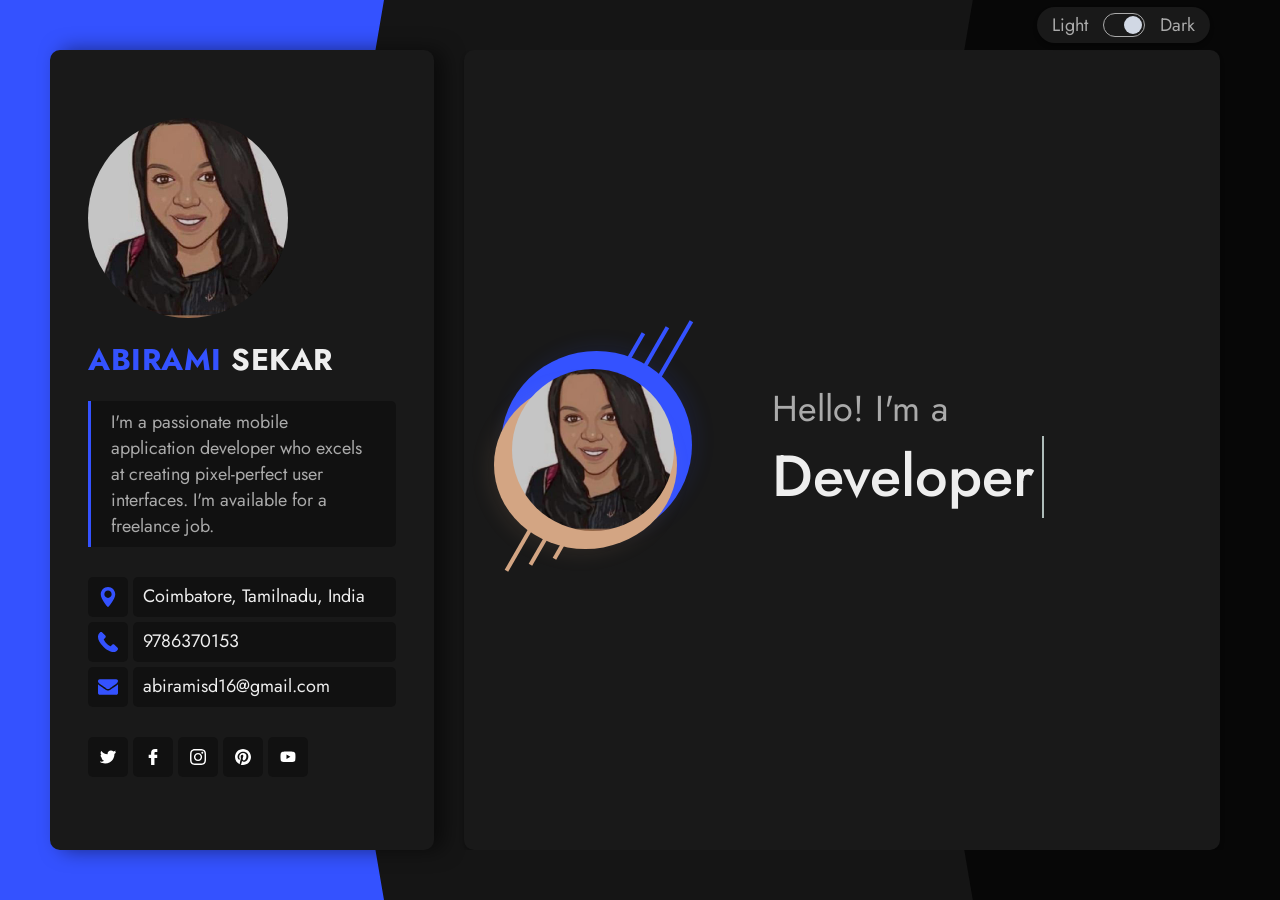
<file: Assignments/ABIRAMI TM1/index.html>
<!DOCTYPE html>
<html lang="en">

<head>

	<meta http-equiv="Content-Type" content="text/html; charset=utf-8" />

	<meta name="description" content="Deebo">
	<meta name="author" content="Frenify">

	<meta name="viewport" content="width=device-width, initial-scale=1, maximum-scale=1">

	<title>Welcome to Abirami's page</title>

	<link rel="preconnect" href="https://fonts.googleapis.com" />
	<link rel="preconnect" href="https://fonts.gstatic.com" crossorigin />
	<link
		href="https://fonts.googleapis.com/css2?family=Jost:ital,wght@0,100;0,200;0,300;0,400;0,500;0,600;0,700;0,800;0,900;1,100;1,200;1,300;1,400;1,500;1,600;1,700;1,800;1,900&display=swap"
		rel="stylesheet" />

	<!-- Styles -->
	<link type="text/css" rel="stylesheet" href="css/base.css?ver=4" />
	<link type="text/css" rel="stylesheet" href="css/magnific.css?ver=4" />
	<link type="text/css" rel="stylesheet" href="css/animated-headlines.css?ver=4" />
	<link type="text/css" rel="stylesheet" href="css/style.css?ver=4" />

</head>

<body>

	<div class="deebo_fn_main">

		<div class="deebo_fn_switcher_wrap">
			<label>
				<span class="light">Light</span>
				<span class="checkbox_wrap">
					<input type="checkbox" id="skin_switcher" checked>
					<span class="slider round"></span>
				</span>
				<span class="dark">Dark</span>
			</label>
		</div>


		<!-- Overlay -->
		<div class="right_bar_overlay"></div>
		<div class="deebo_fn_modalbox">
			<a class="extra_closer" href="#"></a>
			<div class="box_inner">
				<a class="closer" href="#"><span></span></a>
				<div class="modal_content">

					<div class="modal_in">
					</div>

					<div class="fn__nav" data-from="" data-index="">
						<a href="#" class="prev">
							<span class="text">Prev</span>
							<span class="arrow_wrapper"><span class="arrow"></span></span>
						</a>
						<a href="#" class="next">
							<span class="text">Next</span>
							<span class="arrow_wrapper"><span class="arrow"></span></span>
						</a>
					</div>
				</div>
			</div>
		</div>
		<div class="right_bar_overlay"></div>
		<div class="deebo_fn_modalbox">
			<a class="extra_closer" href="#"></a>
			<div class="box_inner">
				<a class="closer" href="#"><span></span></a>
				<div class="modal_content">

					<div class="modal_in"></div>

					<div class="fn__nav" data-from="" data-index="">
						<a href="#" class="prev">
							<span class="text">Prev</span>
							<span class="arrow_wrapper"><span class="arrow"></span></span>
						</a>
						<a href="#" class="next">
							<span class="text">Next</span>
							<span class="arrow_wrapper"><span class="arrow"></span></span>
						</a>
					</div>
				</div>
			</div>
		</div>
		<div class="deebo_fn_cv">
			<div class="deebo_fn__cv">

				<!-- CV Background -->
				<div class="cv__bg"></div>
				<div class="cv__bg2"></div>

				<!-- CV Left Side -->
				<div class="cv__header">
					<div class="in">
						<div class="avatar">
							<img src="img/header/1.jpeg" alt="">
						</div>
						<h3><span>Abirami</span> Sekar</h3>
						<p class="quote">I'm a passionate mobile application developer who excels at creating pixel-perfect
							user interfaces. I'm available for a freelance job.</p>
						<ul class="contact_info">
							<li>
								<span class="icon"><img src="svg/location.svg" alt="" class="fn__svg"></span>
								<p>Coimbatore, Tamilnadu, India</p>
							</li>
							<li>
								<span class="icon"><img src="svg/call.svg" alt="" class="fn__svg"></span>
								<p>9786370153</p>
							</li>
							<li>
								<span class="icon"><img src="svg/message.svg" alt="" class="fn__svg"></span>
								<p>abiramisd16@gmail.com</p>
							</li>
						</ul>
						<ul class="social">
							<li>
								<a href="#" target="_blank" title="twitter.com">
									<img class="fn__svg" src="svg/twitter.svg" alt="twitter.com" />
								</a>
							</li>
							<li>
								<a href="#" target="_blank" title="facebook.com">
									<img class="fn__svg" src="svg/facebook-logo.svg" alt="facebook.com" />
								</a>
							</li>
							<li>
								<a href="#" target="_blank" title="instagram.com">
									<img class="fn__svg" src="svg/instagram.svg" alt="instagram.com" />
								</a>
							</li>
							<li>
								<a href="#" target="_blank" title="printerest.com">
									<img class="fn__svg" src="svg/pinterest.svg" alt="printerest.com" />
								</a>
							</li>
							<li>
								<a href="#" target="_blank" title="youtube.com">
									<img class="fn__svg" src="svg/youtube.svg" alt="youtube.com" />
								</a>
							</li>
						</ul>
					</div>
				</div>
				<div class="cv__content">

					<section id="hero-header" class="section_header">
						<div class="content">
							<div class="left_hero_header">
								<div class="circle">
									<div class="bg_img" data-bg-img="img/header/1.jpeg"></div>
									<img src="img/thumb/square.jpg" alt="" />
									<div class="circle_holder_blue"><span></span></div>
									<div class="circle_holder_orange"><span></span></div>
									<div class="lines">
										<span></span>
										<span></span>
										<span></span>
									</div>
								</div>
							</div>
							<div class="right_hero_header">
								<div class="my_self">
									<h4>Hello! I'm a</h4>
									<h2>
										
										<span class="cd-headline clip">
											<span class="cd-words-wrapper">
												<b class="is-visible">Developer</b>
												<b>Freelancer</b>
											</span>
										</span>
									</h2>
								</div>
							</div>
						</div>
					</section>
					<section id="cv_biography">
						<div class="section_title">
							<h3>Biography</h3>
						</div>
						<p>I'm a Freelancer flutter Developer with over 1 year of experience. I'm from Coimbatore, Tamilnadu. I code and
							create applications for amazing people around the world. I like work
							with new people. New people are new experiences.</p>
						<div class="fn_cs_info_items">
							<ul>
								<li>
									<p>Name: <span>Abirami</span></p>
								</li>
								<li>
									<p>Birthday: <span>Sept, 16 2001</span></p>
								</li>
								<li>
									<p>Languages: <span>English, Tamil</span></p>
								</li>
								<li>
									<p>Age: <span>21 Years</span></p>
								</li>
								<li>
									<p>Nationality: <span>Indian</span></p>
								</li>
								<li>
									<p>Address: <span>Coimbatore, Tamilnadu</span></p>
								</li>
								<li>
									<p>Telegram: <span>Available</span></p>
								</li>
								<li>
									<p>Phone: <span><a href="tel:9786370153">9786370153</a></span></p>
								</li>
								<li>
									<p>Email: <span><a href="mailto:abiramisd16@gmail.com">abiramisd16@gmail.com</a></span>
									</p>
								</li>
							</ul>
						</div>
					</section>
					<section id="cv_education">
						<div class="section_title">
							<h3>Education</h3>
						</div>
						<div class="fn_cs_boxed_list">
							<ul>
								<li>
									<div class="item">
										<div class="item_top">
											<h5>Anna University Regional Campus Coimbatore</h5>
											<span>( 2019 — 2023 )</span>
										</div>
										<h3>Computer Science and Engineering</h3>
										<p>Doing final year of CSE and got good result upto 5th semester with 8.9 CGPA</p>
									</div>
								</li>
								<li>
									<div class="item">
										<div class="item_top">
											<h5>RGNMHS School</h5>
											<span>( 2017 — 2019 )</span>
										</div>
										<h3>Higher Secondary</h3>
										<p>Completed higher secondary with 88.3%</p>
									</div>
								</li>
							</ul>
						</div>
					</section>				

					<!-- CV: Skills Section -->
					<section id="cv_skills">
						<div class="section_title">
							<h3>Professionality</h3>
						</div>
						<div class="fn_cs_progress_bar">
							<div class="progress_item" data-value="85">
								<div class="item_in">
									<h3 class="progress_title">Flutter</h3>
									<span class="progress_percent"></span>
									<div class="progress_bg"></div>
								</div>
							</div>

							<div class="progress_item" data-value="85">
								<div class="item_in">
									<h3 class="progress_title">Dart</h3>
									<span class="progress_percent"></span>
									<div class="progress_bg"></div>
								</div>
							</div>

							<div class="progress_item" data-value="95">
								<div class="item_in">
									<h3 class="progress_title">HTML &amp; CSS3</h3>
									<span class="progress_percent"></span>
									<div class="progress_bg"></div>
								</div>
							</div>

							<div class="progress_item" data-value="90">
								<div class="item_in">
									<h3 class="progress_title">Javascript</h3>
									<span class="progress_percent"></span>
									<div class="progress_bg"></div>
								</div>
							</div>

							<div class="progress_item" data-value="80">
								<div class="item_in">
									<h3 class="progress_title">Git/Github</h3>
									<span class="progress_percent"></span>
									<div class="progress_bg"></div>
								</div>
							</div>

						</div>
					</section>

				

					<section id="contact" class="section_contact">
						<div class="section_title">
							<h3>Contact Me</h3>
						</div>
						<form class="contact_form" action="/" method="post" autocomplete="off"
							data-email="frenifyteam@gmail.com">
							<div class="success"
								data-success="Your message has been received, we will contact you soon."></div>
							<div class="empty_notice"><span>Please Fill Required Fields!</span></div>
							<!-- -->

							<div class="items_wrap">
								<div class="items">
									<div class="item half">
										<div class="input_wrapper">
											<input id="name" type="text" placeholder="Name *" />
										</div>
									</div>
									<div class="item half">
										<div class="input_wrapper">
											<input id="email" type="email" placeholder="Email *" />
										</div>
									</div>
									<div class="item">
										<div class="input_wrapper">
											<input id="phone" type="text" placeholder="Phone" />
										</div>
									</div>
									<div class="item">
										<div class="input_wrapper">
											<textarea id="message" placeholder="Message"></textarea>
										</div>
									</div>
									<div class="item">
										<a id="send_message" href="#">Send Message</a>
									</div>
								</div>
							</div>
						</form>
					</section>


				</div>
				

			</div>
			
		</div>




	</div>

	<!-- Scripts -->
	<script type="text/javascript" src="js/jquery.js?ver=4"></script>
	<script type="text/javascript" src="js/isotope.js"></script>
	<script type="text/javascript" src="js/magnific.js"></script>
	<script type="text/javascript" src="js/animated-headlines.js?ver=4"></script>
	<script type="text/javascript" src="js/waypoints.js?ver=4"></script>
	<script type="text/javascript" src="js/init.js?ver=4"></script>

</body>

</html>
</file>
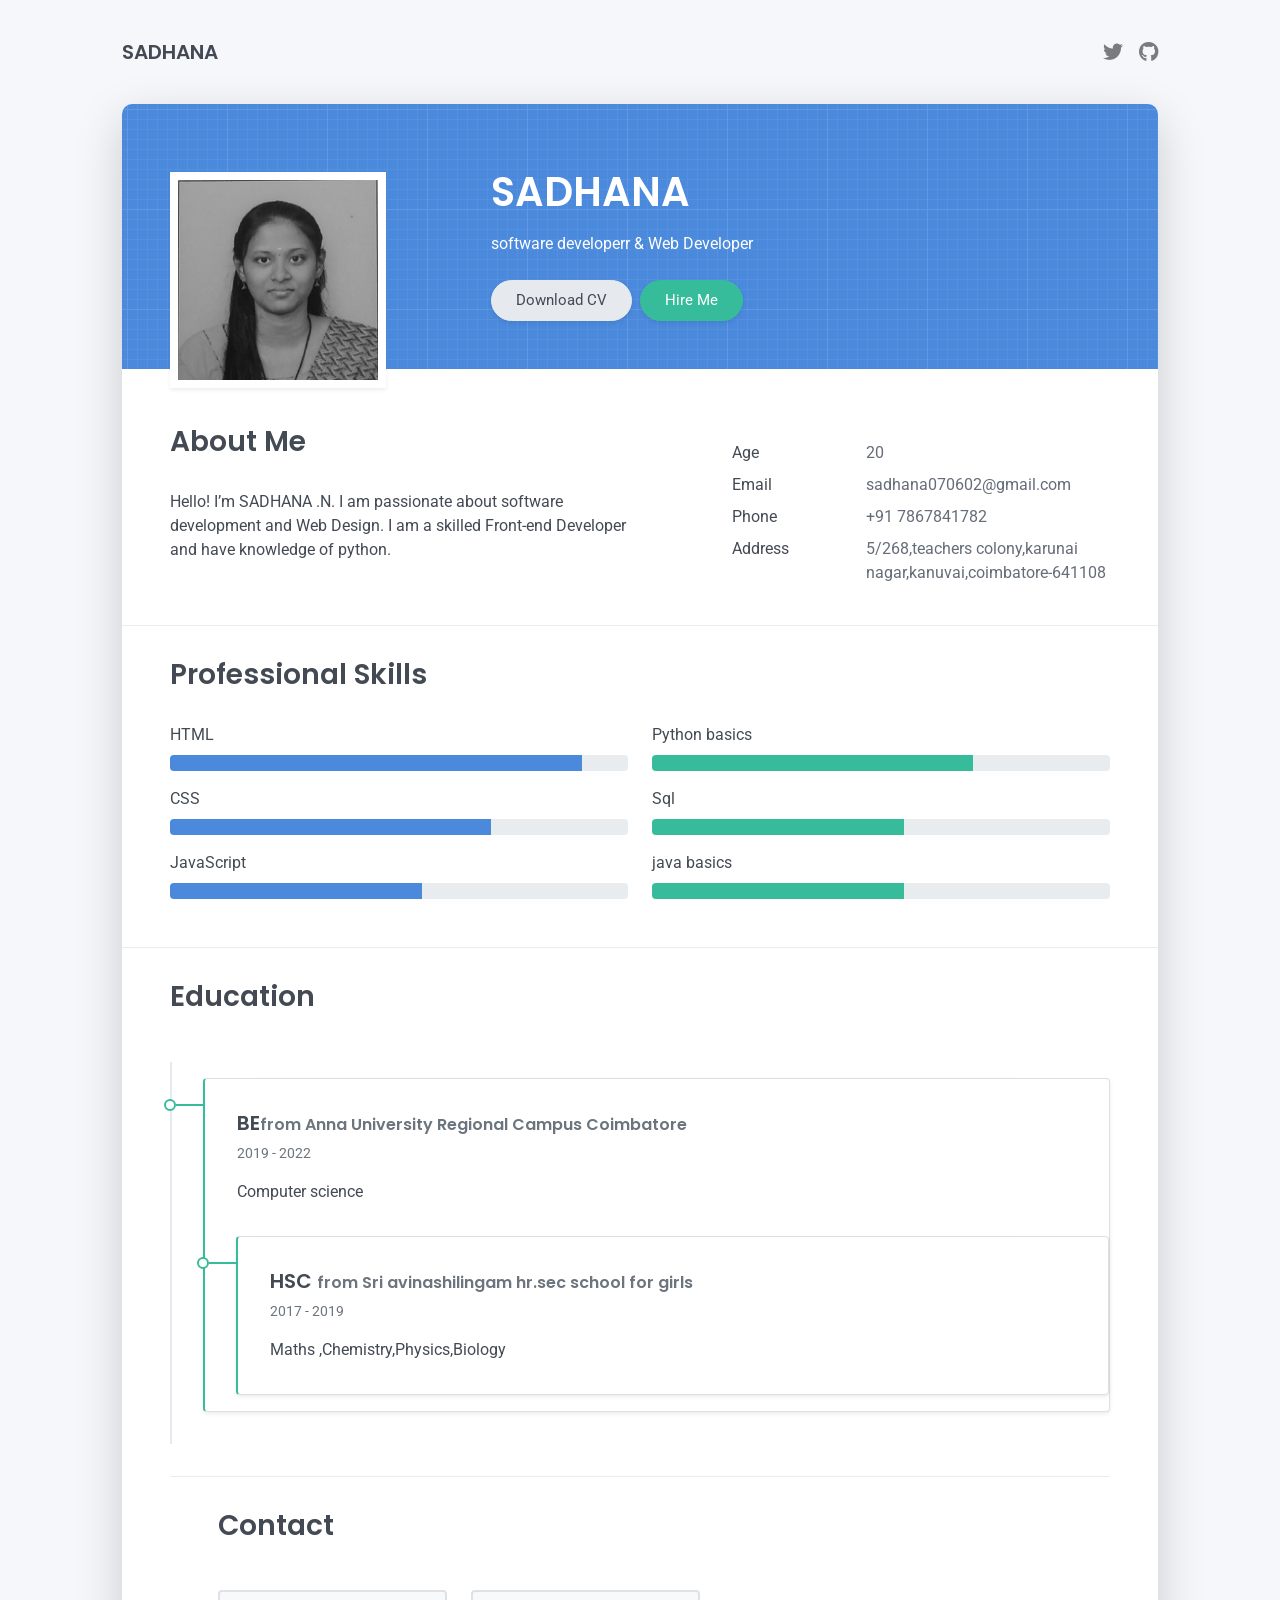
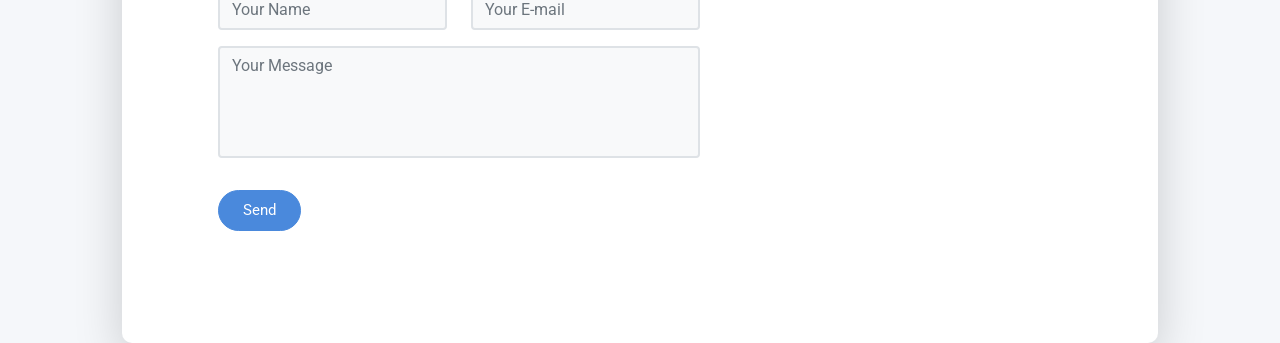
<file: Assignments/SADHANA TM3/INDEX.html>
﻿<!DOCTYPE html>
<html lang="en">
  <head>
    <meta charset="UTF-8">
    <meta http-equiv="X-UA-Compatible" content="IE=edge">
    <meta name="viewport" content="width=device-width, initial-scale=1">
    <title>SADHANA RESUME</title>
    <link rel="preconnect" href="https://fonts.gstatic.com" crossorigin="crossorigin"/>
    <link rel="preload" as="style" href="https://fonts.googleapis.com/css2?family=Poppins:wght@600&amp;family=Roboto:wght@300;400;500;700&amp;display=swap"/>
    <link rel="stylesheet" href="https://fonts.googleapis.com/css2?family=Poppins:wght@600&amp;family=Roboto:wght@300;400;500;700&amp;display=swap" media="print" onload="this.media='all'"/>
    <noscript>
      <link rel="stylesheet" href="https://fonts.googleapis.com/css2?family=Poppins:wght@600&amp;family=Roboto:wght@300;400;500;700&amp;display=swap"/>
    </noscript>
    <link href="css/font-awesome/css/all.min.css?ver=1.2.0" rel="stylesheet">
    <link href="css/bootstrap.min.css?ver=1.2.0" rel="stylesheet">
    <link href="css/aos.css?ver=1.2.0" rel="stylesheet">
    <link href="css/main.css?ver=1.2.0" rel="stylesheet">
    <noscript>
      <style type="text/css">
        [data-aos] {
            opacity: 1 !important;
            transform: translate(0) scale(1) !important;
        }
      </style>
    </noscript>
  </head>
  <body id="top">
    <header class="d-print-none">
      <div class="container text-center text-lg-left">
        <div class="py-3 clearfix">
          <h1 class="site-title mb-0">SADHANA</h1>
          <div class="site-nav">
            <nav role="navigation">
              <ul class="nav justify-content-center">
                <li class="nav-item"><a class="nav-link" href="https://twitter.com/sadhana070602?t=0VmSuHx5HeoHSp7XvoLjng&s=08" title="Twitter"><i class="fab fa-twitter"></i><span class="menu-title sr-only">Twitter</span></a>
                </li>
                
                
                <li class="nav-item"><a class="nav-link" href="https://github.com/sadhana7602" title="Github"><i class="fab fa-github"></i><span class="menu-title sr-only">Github</span></a>
                </li>
              </ul>
            </nav>
          </div>
        </div>
      </div>
    </header>
    <div class="page-content">
      <div class="container">
<div class="cover shadow-lg bg-white">
  <div class="cover-bg p-3 p-lg-4 text-white">
    <div class="row">
      <div class="col-lg-4 col-md-5">
        <div class="avatar hover-effect bg-white shadow-sm p-1"><img src="images/avatar.jpg" width="200" height="200"/></div>
      </div>
      <div class="col-lg-8 col-md-7 text-center text-md-start">
        <h2 class="h1 mt-2" data-aos="fade-left" data-aos-delay="0">SADHANA</h2>
        <p data-aos="fade-left" data-aos-delay="100">software developerr & Web Developer</p>
        <div class="d-print-none" data-aos="fade-left" data-aos-delay="200"><a class="btn btn-light text-dark shadow-sm mt-1 me-1" href="right-resume.pdf" target="_blank">Download CV</a><a class="btn btn-success shadow-sm mt-1" href="#contact">Hire Me</a></div>
      </div>
    </div>
  </div>
  <div class="about-section pt-4 px-3 px-lg-4 mt-1">
    <div class="row">
      <div class="col-md-6">
        <h2 class="h3 mb-3">About Me</h2>
        <p>Hello! I’m  SADHANA .N. I am passionate about software development and Web Design. I am a skilled Front-end Developer and have knowledge of python. </p>
      </div>
      <div class="col-md-5 offset-md-1">
        <div class="row mt-2">
          <div class="col-sm-4">
            <div class="pb-1">Age</div>
          </div>
          <div class="col-sm-8">
            <div class="pb-1 text-secondary">20</div>
          </div>
          <div class="col-sm-4">
            <div class="pb-1">Email</div>
          </div>
          <div class="col-sm-8">
            <div class="pb-1 text-secondary">sadhana070602@gmail.com</div>
          </div>
          <div class="col-sm-4">
            <div class="pb-1">Phone</div>
          </div>
          <div class="col-sm-8">
            <div class="pb-1 text-secondary">+91 7867841782</div>
          </div>
          <div class="col-sm-4">
            <div class="pb-1">Address</div>
          </div>
          <div class="col-sm-8">
            <div class="pb-1 text-secondary">5/268,teachers colony,karunai nagar,kanuvai,coimbatore-641108 </div>
          </div>
        </div>
      </div>
    </div>
  </div>
  <hr class="d-print-none"/>
  <div class="skills-section px-3 px-lg-4">
    <h2 class="h3 mb-3">Professional Skills</h2>
    <div class="row">
      <div class="col-md-6">
        <div class="mb-2"><span>HTML</span>
          <div class="progress my-1">
            <div class="progress-bar bg-primary" role="progressbar" data-aos="zoom-in-right" data-aos-delay="100" data-aos-anchor=".skills-section" style="width: 90%" aria-valuenow="90" aria-valuemin="0" aria-valuemax="100"></div>
          </div>
        </div>
        <div class="mb-2"><span>CSS</span>
          <div class="progress my-1">
            <div class="progress-bar bg-primary" role="progressbar" data-aos="zoom-in-right" data-aos-delay="200" data-aos-anchor=".skills-section" style="width: 70%" aria-valuenow="85" aria-valuemin="0" aria-valuemax="100"></div>
          </div>
        </div>
        <div class="mb-2"><span>JavaScript</span>
          <div class="progress my-1">
            <div class="progress-bar bg-primary" role="progressbar" data-aos="zoom-in-right" data-aos-delay="300" data-aos-anchor=".skills-section" style="width: 55%" aria-valuenow="75" aria-valuemin="0" aria-valuemax="100"></div>
          </div>
        </div>
      </div>
      <div class="col-md-6">
        <div class="mb-2"><span>Python basics</span>
          <div class="progress my-1">
            <div class="progress-bar bg-success" role="progressbar" data-aos="zoom-in-right" data-aos-delay="400" data-aos-anchor=".skills-section" style="width: 70%" aria-valuenow="90" aria-valuemin="0" aria-valuemax="100"></div>
          </div>
        </div>
        <div class="mb-2"><span>Sql</span>
          <div class="progress my-1">
            <div class="progress-bar bg-success" role="progressbar" data-aos="zoom-in-right" data-aos-delay="500" data-aos-anchor=".skills-section" style="width: 55%" aria-valuenow="85" aria-valuemin="0" aria-valuemax="100"></div>
          </div>
        </div>
        <div class="mb-2"><span>java basics</span>
          <div class="progress my-1">
            <div class="progress-bar bg-success" role="progressbar" data-aos="zoom-in-right" data-aos-delay="600" data-aos-anchor=".skills-section" style="width: 55%" aria-valuenow="75" aria-valuemin="0" aria-valuemax="100"></div>
          </div>
        </div>
      </div>
    </div>
  </div>

  <hr class="d-print-none"/>
  <div class="page-break"></div>
  <div class="education-section px-3 px-lg-4 pb-4">
    <h2 class="h3 mb-4">Education</h2>
    <div class="timeline">
      <div class="timeline-card timeline-card-success card shadow-sm">
        <div class="card-body">
          <div class="h5 mb-1">BE<span class="text-muted h6">from Anna University Regional Campus Coimbatore</span></div>
          <div class="text-muted text-small mb-2">2019 - 2022</div>
          <div>Computer science  </div>
      </div>
      <div class="timeline-card timeline-card-success card shadow-sm">
        <div class="card-body">
          <div class="h5 mb-1">HSC <span class="text-muted h6">from Sri avinashilingam hr.sec school for girls</span></div>
          <div class="text-muted text-small mb-2">2017 - 2019</div>
          <div>Maths ,Chemistry,Physics,Biology</div>
      </div>
      
      </div>
    </div>
  </div>
  <hr class="d-print-none"/>
  <div class="contant-section px-3 px-lg-4 pb-4" id="contact">
    <h2 class="h3 text mb-3">Contact</h2>
    <div class="row">
      <div class="col-md-7 d-print-none">
        <div class="my-2"><form action="https://formspree.io/your@email.com"
    method="POST">
  <div class="row">
    <div class="col-6">
      <input class="form-control" type="text" id="name" name="name" placeholder="Your Name" required>
    </div>
    <div class="col-6">
      <input class="form-control" type="email" id="email" name="_replyto" placeholder="Your E-mail" required>
    </div>
  </div>
  <div class="form-group my-2">
    <textarea class="form-control" style="resize: none;" id="message" name="message" rows="4"  placeholder="Your Message" required></textarea>
  </div>
  <button class="btn btn-primary mt-2" type="submit">Send</button>
</form>
        
      
        </div>
      </div>
    </div>
  </div>
</div></div>
    </div>

    <script src="scripts/bootstrap.bundle.min.js?ver=1.2.0"></script>
    <script src="scripts/aos.js?ver=1.2.0"></script>
    <script src="scripts/main.js?ver=1.2.0"></script>
  </body>
</html>
</file>
<file: Assignments/ABIRAMI TM1/css/base.css>
html,body,div,span,applet,object,iframe,h1,h2,h3,h4,h5,h6,p,blockquote,pre,a,abbr,acronym,address,big,cite,code,del,dfn,em,font,ins,kbd,q,s,samp,small,strike,strong,sub,sup,tt,var,b,u,i,center,dl,dt,dd,ol,ul,li,fieldset,form,label,legend,table,caption,tbody,tfoot,thead,tr,th,td
	{
	background: transparent;
	border: 0;
	margin: 0;
	padding: 0;
	vertical-align: baseline;
	outline: none;
}

article, aside, details, figcaption, figure, footer, header, hgroup, nav, section {
    display: block;
}

blockquote {
	quotes: none;
}

blockquote:before,blockquote:after {
	content: '';
	content: none;
}
ul, ol{
	margin:30px;
	list-style-type: none;
}
ul li, ol li{
	margin-bottom:5px;
}
img{
	vertical-align:middle;
	max-width:100%;
}
iframe{
	max-width:100%;
}
del {
	text-decoration: line-through;
}
a, i{
	-webkit-transition: all .3s ease;
	   -moz-transition: all .3s ease;
	    -ms-transition: all .3s ease;
	     -o-transition: all .3s ease;
	        transition: all .3s ease;
	border:none;
}
a:hover{text-decoration:none;}

h1, h2, h3, h4, h5, h6{
	font-weight:700;
	color:#0b0a0c;
	margin-bottom:20px;
}
h1 { font-size: 45px; }
h2 { font-size: 36px; }
h3 { font-size: 30px; }
h4 { font-size: 24px; }
h5 { font-size: 20px; }
h6 { font-size: 16px; }

table{
	width:100%;
	max-width:100%;
	text-align:left;
	border-collapse: collapse;
	border-spacing: 0px;
	margin-bottom:15px;
	color:#999;
	border:1px solid #eee;
}
table tr{
	border:1px solid #eee;
}
table th{
	vertical-align:top;
	color:#333;
	background:none;
	font-size:16px;
	font-weight:normal;
	padding:15px 10px;
	border:1px solid #eee;
}
table td{
	vertical-align:top;
	padding:10px;
	border:1px solid #eee;
}

code, pre {
	padding: 10px;
	padding-bottom: 0;
	border-left: 3px solid #6FBF71;
	border-bottom: 1px solid transparent;
	background: #f7f7f7;
	overflow-x:scroll;
}

pre{
	display: block;	
	word-break: break-all;
	word-wrap: break-word;
}
pre code { white-space: pre-wrap; }

p{
	letter-spacing:1px;
}


.space10{width:100%; float:left; clear:both; margin-bottom:10px;}
.space20{width:100%; float:left; clear:both; margin-bottom:20px;}
.space30{width:100%; float:left; clear:both; margin-bottom:30px;}
.space40{width:100%; float:left; clear:both; margin-bottom:40px;}
.space50{width:100%; float:left; clear:both; margin-bottom:50px;}
.space60{width:100%; float:left; clear:both; margin-bottom:60px;}
.space70{width:100%; float:left; clear:both; margin-bottom:70px;}
.space80{width:100%; float:left; clear:both; margin-bottom:80px;}
.space90{width:100%; float:left; clear:both; margin-bottom:90px;}
.space100{width:100%; float:left; clear:both; margin-bottom:100px;}
.space200{width:100%; float:left; clear:both; margin-bottom:200px;}
.space300{width:100%; float:left; clear:both; margin-bottom:300px;}
.space400{width:100%; float:left; clear:both; margin-bottom:400px;}
.space500{width:100%; float:left; clear:both; margin-bottom:500px;}
.space1000{width:100%; float:left; clear:both; margin-bottom:1000px;}


/*------------------------------------------------------------------*/ 
/*	x) FORM ELEMENTS
/*------------------------------------------------------------------*/
textarea{
	border-radius:0;
	font-size:13px;
	color:#333;
	resize:vertical;
	font-family:'Raleway', Arial, Helvetica, sans-serif;
	
	-webkit-box-sizing: border-box; /* Safari/Chrome, other WebKit */
	-moz-box-sizing: border-box;    /* Firefox, other Gecko */
	-ms-box-sizing: border-box;     /* IE 10 + */
	box-sizing: border-box;         /* Opera/IE 8+ */
	
	line-height:1.4;
	padding:10px!important;
	width:100%;
	border:1px solid #eee;
	
	-webkit-transition: all .3s ease;
	   -moz-transition: all .3s ease;
	    -ms-transition: all .3s ease;
	     -o-transition: all .3s ease;
	        transition: all .3s ease;
}
input[type="text"],
input[type="password"],
input[type="datetime"],
input[type="datetime-local"],
input[type="date"],
input[type="month"],
input[type="time"],
input[type="week"],
input[type="number"],
input[type="email"],
input[type="url"],
input[type="search"],
input[type="tel"],
input[type="color"],
.uneditable-input {
	border-radius:0;
	font-size:13px;
	min-width:220px;
	color:#333;
	letter-spacing:0.5px;
	
	-webkit-box-sizing: border-box; /* Safari/Chrome, other WebKit */
	-moz-box-sizing: border-box;    /* Firefox, other Gecko */
	-ms-box-sizing: border-box;     /* IE 10 + */
	box-sizing: border-box;         /* Opera/IE 8+ */
	
	font-family:'Raleway', Arial, Helvetica, sans-serif;
	
	line-height:1.6;
	padding:10px!important;
	height:44px;
	vertical-align:middle;
	border:1px solid #eee;
	
	-webkit-transition: all .3s ease;
	   -moz-transition: all .3s ease;
	    -ms-transition: all .3s ease;
	     -o-transition: all .3s ease;
	        transition: all .3s ease;
	
}

textarea:focus,
input[type="text"]:focus,
input[type="password"]:focus,
input[type="datetime"]:focus,
input[type="datetime-local"]:focus,
input[type="date"]:focus,
input[type="month"]:focus,
input[type="time"]:focus,
input[type="week"]:focus,
input[type="number"]:focus,
input[type="email"]:focus,
input[type="url"]:focus,
input[type="search"]:focus,
input[type="tel"]:focus,
input[type="color"]:focus,
.uneditable-input:focus {
	border-color:#ccc;
	background:#eee;
}


input[type="submit"]{
	padding: 13px 15px;
	height: 40px;
	line-height: 1;
	text-transform: uppercase;
	font-size: 13px;
	font-weight: 600;
	text-decoration: none;
	letter-spacing: 0.5px;
	border:none;
	cursor:pointer;
	color: #FFF;
	background:#777;
	
	-webkit-transition: all .3s ease;
	   -moz-transition: all .3s ease;
	    -ms-transition: all .3s ease;
	     -o-transition: all .3s ease;
	        transition: all .3s ease;
}
input[type="submit"]:hover{
	background:#444;
}
select{
	padding:8px;
	border:2px solid #eee;
}
input[type="button"]{
	cursor:pointer;
	-webkit-transition: all .3s ease;
	   -moz-transition: all .3s ease;
	    -ms-transition: all .3s ease;
	     -o-transition: all .3s ease;
	        transition: all .3s ease;
}
</file>
<file: Assignments/ABIRAMI TM1/css/style.css>
@charset "utf-8";
:root{
	--mc: #3452ff;
}
html{
	overflow-x: hidden;
	padding: 0px;
	margin: 0px
}
*:after,
*:before,
*{
	box-sizing: border-box;
}
body{
	font-family: 'Jost',sans-serif;
	font-size: 18px;
	letter-spacing: 0;
	font-weight: 400;
	color: #0b0a0c;
	position: relative;
}
[class^="deebo_fn_"]{
	width: 100%;
	float: left;
	clear: both;
}
.deebo_fn_wrapper,
.deebo_fn_wrapper *{
	box-sizing: border-box;
}
.deebo_fn_wrapper{
	position: relative;
	z-index: 2;
}
.fn__svg{
	fill: currentcolor;
	width: 18px;
	height: 18px;
}
p{
	letter-spacing: 0;
}
h1, h2, h3, h4, h5, h6{color: #eee;}
body.resume-opened{
	height: 100vh;
	overflow: hidden;
}
body.resume-opened .deebo_fn_cv{
	opacity: 1;
	visibility: visible;
    transition: all .5s ease;
}
body.resume-opened .deebo_fn__cv{
	opacity: 1;
	visibility: visible;
	transform: translateY(0px);
}
body.resume-opened .deebo_fn_cv .closer{
	transform: translateX(0px);
	transition: transform .5s 1s ease;
}
.deebo_fn_cv{
	position: fixed;
	top: 0px;
	left: 0px;
	right: 0px;
	height: 100vh;
	z-index: 77;
	background-color: rgba(29,27,25,.95);
	opacity: 0;
	visibility: hidden;
	
	-webkit-transition: all .5s ease;
	   -moz-transition: all .5s ease;
	    -ms-transition: all .5s ease;
	     -o-transition: all .5s ease;
	        transition: all .5s 1s ease;
}
.deebo_fn__cv{
	position: absolute;
    top: 0px;
    bottom: 0px;
    width: auto;
    right: 0px;
    left: 0px;
    background-color: #151515;
    z-index: 156;
	overflow: hidden;
}
.deebo_fn_cv .closer{
	width: 42px;
	height: 42px;
	display: block;
	text-decoration: none;
	position: absolute;
	right: 5px;
	top: 5px;
	z-index: 233;
	transform: translateX(50px);
	transition: transform .5s ease;
}
.deebo_fn_cv .closer:before,
.deebo_fn_cv .closer:after{
	content: "";
	position: absolute;
	width: 18px;
	height: 2px;
	background-color: #eee;
	left: 12px;
	top: 20px;
}
.deebo_fn_cv .closer:after{
	transform: rotate(45deg);
}
.deebo_fn_cv .closer:before{
	transform: rotate(135deg);
}
.deebo_fn_cv .closer:hover{
	background-color: #070707;
}
body.resume-opened .deebo_fn__cv .cv__header,
body.resume-opened .deebo_fn__cv .cv__content{
	transform: translateY(0px);
	opacity: 1;
    transition: all .5s .5s ease;
}
body.resume-opened .deebo_fn__cv .cv__bg{
	left: 0;
    transition: all .5s ease;
}
body.resume-opened .deebo_fn__cv .cv__bg2{
	right: 0;
    transition: all .5s ease;
}
.deebo_fn__cv .cv__content{
	position: absolute;
	z-index: 99;
	width: 65vw;
	width: calc(70vw - 100px);
	float: right;
	right: 50px;
	top: 50px;
	bottom: 50px;
	overflow-y: scroll;
	color: #999;
	font-size: 20px;
	font-weight: 400;
	padding-right: 10px;
	padding-left: 30px;
	transform: translateY(-380px);
    transition: all .5s ease;
	opacity: 0;
}
.deebo_fn__cv .cv__content{
  	scrollbar-width: thin;
  	scrollbar-color: #000 #000;
}
.deebo_fn__cv .cv__content::-webkit-scrollbar{
	width: 14px;
}
.deebo_fn__cv .cv__content:-webkit-scrollbar-track{
	background: #000;
}
.deebo_fn__cv .cv__content::-webkit-scrollbar-thumb{
	background-color: #222;
	border-radius: 10px;
}
.deebo_fn__cv .cv__bg{
	position: absolute;
	z-index: 1;
	width: 30%;
	background-color: var(--mc);
	clip-path: polygon(100% 0, 80% 50%, 100% 100%, 0 100%, 0 0);
	top: 0;
	left: -30%;
	bottom: 0;
    transition: all .5s .5s ease;
}
.deebo_fn__cv .cv__bg2{
	position: absolute;
	z-index: 1;
	width: 30%;
	background-color: #070707;
	clip-path: polygon(20% 0, 100% 0, 100% 50%, 100% 100%, 20% 100%, 0 50%);
	top: 0;
	right: -30%;
	bottom: 0;
    transition: all .5s .5s ease;
}
.deebo_fn__cv .cv__header{
	position: absolute;
	top: 50px;
	left: 50px;
	width: 30vw;
	bottom: 50px;
	z-index: 20;
	filter: drop-shadow(10px 0px 10px rgba(0, 0, 0, 0.5));
	transform: translateY(380px);
	opacity: 0;
    transition: all .5s ease;
}
.deebo_fn__cv .cv__header .in{
	background-color: #191919;
	height: 100%;
	display: -webkit-flex;
	display: -moz-flex;
	display: -ms-flex;
	display: -o-flex;
	display: flex;
	-webkit-flex-direction: column;
	-moz-flex-direction: column;
	-ms-flex-direction: column;
	-o-flex-direction: column;
	flex-direction: column;
	justify-content: center;
	padding: 40px 10%;
	border-radius: 10px;
	overflow-y: scroll;
}

.deebo_fn__cv .cv__header .in{
  	scrollbar-width: thin;
  	scrollbar-color: #000 #000;
}
.deebo_fn__cv .cv__header .in::-webkit-scrollbar{
	width: 0;
}
.deebo_fn__cv .cv__header .in:-webkit-scrollbar-track{
	background: #000;
}
.deebo_fn__cv .cv__header .in::-webkit-scrollbar-thumb{
	background-color: #222;
	border-radius: 10px;
}
.deebo_fn__cv .cv__header .avatar{
	margin-bottom: 20px;
}
.deebo_fn__cv .cv__header .avatar img{
	max-width: 200px;
	max-height: 200px;
	border-radius: 50%;
}
.deebo_fn__cv .cv__header h3{
	margin: 0;
	padding: 0;
	color: #eee;
	font-weight: 700;
	font-size: 30px;
	text-transform: uppercase;
	letter-spacing: .5px;
	margin-bottom: 20px;
}
.deebo_fn__cv .cv__header h3 span{
	color: var(--mc);
}
.deebo_fn__cv .cv__header p.quote{
	margin: 0;
    color: #aaa;
    margin-bottom: 30px;
    text-align: left;
    border-left: 3px solid var(--mc);
    padding-left: 40px;
    background: #111;
    padding: 8px 20px;
    border-radius: 0 5px 5px 0;
}
.deebo_fn__cv .cv__header p.quote a{
	text-decoration: none;
	color: #eee;
	border-bottom: 1px solid;
	line-height: 1;
	display: inline-block;
}
.deebo_fn__cv .cv__header p.quote a:hover{
	color: var(--mc);
}
.cv__header .contact_info{
	margin: 0;
	padding: 0;
	list-style-type: none;
	text-align: left;
	margin-bottom: 25px;
}
.cv__header .contact_info .icon{
	display: block;
	width: 40px;
	height: 40px;
	min-width: 40px;
	background-color: #111;
	border-radius: 5px;
	margin-right: 5px;
	position: relative;
}
.cv__header .contact_info .fn__svg{
	width: 20px;
	height: 20px;
	display: block;
	color: var(--mc);
	position: absolute;
	left: 50%;
	top: 50%;
	margin: -10px 0 0 -10px;
}
.cv__header .contact_info li{
	padding: 0;
    margin: 0;
    position: relative;
    margin-bottom: 5px;
	display: -webkit-flex;
	display: -moz-flex;
	display: -ms-flex;
	display: -o-flex;
	display: flex;
	align-items: flex-start;
}
.cv__header .contact_info p{
	color: #eee;
	line-height: 1.4;
	background-color: #111;
	border-radius: 5px;
	padding: 7px 10px;
	width: 100%;
	min-height: 40px;
	display: -webkit-flex;
	display: -moz-flex;
	display: -ms-flex;
	display: -o-flex;
	display: flex;
	-ms-align-items: center;
	align-items: center;
}
.deebo_fn__cv .social{
	margin: 0;
	padding: 0;
	list-style-type: none;
	display: -webkit-flex;
	display: -moz-flex;
	display: -ms-flex;
	display: -o-flex;
	display: flex;
	-webkit-flex-direction: row;
	-moz-flex-direction: row;
	-ms-flex-direction: row;
	-o-flex-direction: row;
	flex-direction: row;
	flex-wrap: wrap;
	-ms-align-items: center;
	align-items: center;
	margin-left: -5px;
}
.deebo_fn__cv .social li{
	margin: 0;
	padding: 0;
	padding-left: 5px;
	margin-bottom: 5px;
}
.deebo_fn__cv .social a{
	display: block;
	text-decoration: none;
	color: #fff;
	background-color: #111;
	width: 40px;
	height: 40px;
	position: relative;
	border-radius: 5px;
}
.deebo_fn__cv .social .fn__svg{
	position: absolute;
	width: 16px;
	height: 16px;
	top: 50%;
	left: 50%;
	margin: -8px 0 0 -8px;
}
.deebo_fn__cv .social a:hover{
	background-color: var(--mc);
}
.deebo_fn__cv .cv__content section{
	width: 100%;
	padding: 30px;
	background-color: #191919;
	margin-bottom: 30px;
	box-shadow: 0px 3px 4px rgb(0 0 0 / 30%);
	border-radius: 10px;
	float: left;
	clear: both;
}
.deebo_fn__cv .cv__content section:last-child{
	margin-bottom: 0;
}
.right_bar_overlay{
	position: fixed;
	top: 0;
	left: 0;
	bottom: 0;
	right: 0;
	background-color: transparent;
	display: block;
	z-index: 20;
	width: 100%;
	float: left;
	opacity: 0;
	visibility: hidden;
	transition: all 0.5s ease;
	cursor: pointer;
}
.rightbar-opened .right_bar_overlay{
	background-color: rgba(0,0,0,0.30);
	opacity: 1;
	visibility: visible;
}
/* light/dark switcher */
.deebo_fn_switcher_wrap{
	position: fixed;
	z-index: 999;
	top: 0;
	right: 70px;
	left: auto;
	width: auto;
}
.deebo_fn_switcher_wrap label{
	display: -webkit-flex;
	display: -moz-flex;
	display: -ms-flex;
	display: -o-flex;
	display: flex;
	-webkit-flex-direction: row;
	-moz-flex-direction: row;
	-ms-flex-direction: row;
	-o-flex-direction: row;
	flex-direction: row;
	-ms-align-items: center;
	align-items: center;
	height: 36px;
	padding: 0 15px;
	margin: 7px 0;
	background-color: #191919;
	border-radius: 30px;
	color: #aaa;
	user-select: none;
    -webkit-user-select: none;
    -ms-user-select: none;
    -webkit-touch-callout: none;
    -o-user-select: none;
    -moz-user-select: none;
	cursor: pointer;
	box-shadow: 0px 3px 4px rgb(0 0 0 / 30%);
}
.deebo_fn_switcher_wrap .checkbox_wrap{
	position: relative;
    display: block;
    width: 42px;
    height: 24px;
	margin: 0 15px;
}
.deebo_fn_switcher_wrap input{
	opacity: 0 !important;
    position: absolute !important;
    visibility: hidden !important;
    width: 0 !important;
    height: 0 !important;
}
.deebo_fn_switcher_wrap .slider {
	position: absolute;
	cursor: pointer;
	top: 0;
	left: 0;
	right: 0;
	bottom: 0;
	background-color: transparent;
	-webkit-transition: .4s;
	transition: .4s;
	border: 1px solid #aaa;
	margin: 0;
	padding: 0;
}
.deebo_fn_switcher_wrap .slider:before {
	position: absolute;
	content: "";
	height: 18px;
	width: 18px;
	left: 2px;
	bottom: 2px;
	background-color: #d1d8e4;
	-webkit-transition: .4s;
	transition: .4s;
}
.deebo_fn_switcher_wrap input:checked + .slider:before {
	-webkit-transform: translateX(18px);
	-ms-transform: translateX(18px);
	transform: translateX(18px);
}
.deebo_fn_switcher_wrap .slider.round {
	border-radius: 24px;
}
.deebo_fn_switcher_wrap .slider.round:before {
 	border-radius: 50%;
}
.section_header{
	width: 100%;
	float: left;
	background-color: #f0f7fb;
	overflow: hidden;
}
.section_header .content{
	padding-top: 200px;
	padding-bottom: 200px;
	display: -webkit-flex;
	display: -moz-flex;
	display: -ms-flex;
	display: -o-flex;
	display: flex;
	-ms-align-items: center;
	align-items: center;
	justify-content: space-between;
	min-height: 90vh;
	min-height: calc(100vh - 160px); 
}
.section_header .left_hero_header{
	width: 475px;
	max-width: 40%;
	padding-right: 80px;
}
.section_header .circle{
	position: relative;
}
.section_header .circle .bg_img{
	position: absolute;
	top: 18px;
	left: 18px;
	bottom: 18px;
	right: 18px;
	display: block;
	background-repeat: no-repeat;
	background-size: cover;
	background-position: center center;
	z-index: 15;
	border-radius: 100%;
}
.section_header .circle img{
	position: relative;
	display: block;
	min-width: 100%;
	border-radius: 100%;
	z-index: 15;
	opacity: 0;
}
.section_header .circle_holder_blue span{
	position: absolute;
	top: 0px;
	right: 0px;
	left: 7px;
	bottom: 10px;
	background-color: var(--mc);
	z-index: 2;
	border-radius: 100%;
	color: rgba(52,82,255,0.1);
	box-shadow: 5px -5px 20px;
}
.section_header .circle_holder_orange span{
	position: absolute;
	top: 30px;
	right: 15px;
	left: 0px;
	bottom: 0px;
	background-color: #d3a583;
	z-index: 2;
	border-radius: 100%;
	color: rgba(211,165,131,0.1);
	box-shadow: -5px 5px 20px;
}
.section_header .lines{
	position: absolute;
	top: 0;
	left: 0;
	right: 0;
	bottom: 0;
	z-index: 5;
}
.section_header .lines span{
	width: 4px;
	height: 138%;
	display: block;
/*	background-color: #999;*/
	background: var(--mc);
	background: -moz-linear-gradient(180deg, var(--mc) 50%, rgba(211,165,131,1) 50%, rgba(211,165,131,1) 100%);
	background: -webkit-linear-gradient(180deg, var(--mc) 50%, rgba(211,165,131,1) 50%, rgba(211,165,131,1) 100%);
	background: linear-gradient(180deg, var(--mc) 50%, rgba(211,165,131,1) 50%, rgba(211,165,131,1) 100%);
	filter: progid:DXImageTransform.Microsoft.gradient(startColorstr="#3452ff",endColorstr="#d3a583",GradientType=1);
	transform: rotate(30deg);
	z-index: 13;
	position: absolute;
	top: -18%;
	left: 40%;
}
.section_header .lines span:nth-child(2){
	left: 52%;
	top: -21%;
}
.section_header .lines span:nth-child(3){
	left: 64%;
	top: -24%;
}
.section_header .right_hero_header{
	width: 60%;
}
.section_header .person_info{
	position: absolute;
	right: 52px;
	right: 11.8%;
	bottom: 40px;
	z-index: 25;
	cursor: pointer;
	display: block;
	text-decoration: none;
	width: 60px;
	height: 60px;
	background-color: #000;
	border-radius: 50%;
	color: #fff;
}
.section_header .person_info:after{
    content: '';
	display: block;
    position: absolute;
    top: 50%;
    left: 50%;
    width: 70px;
    height: 70px;
    margin: -35px auto auto -35px;
    -webkit-transform-origin: 50% 50%;
    transform-origin: 50% 50%;
    background-color: inherit;
    z-index: -1;
    pointer-events: none;
	
	border: 20px solid #000;
	transition: border-color .3s ease;
	
    border-radius: 100%;
	opacity: 1;
	-webkit-animation: cs_fn_pulse 2.5s cubic-bezier(0.3,1,0.3,1) infinite;
    animation: cs_fn_pulse 2.5s cubic-bezier(0.3,1,0.3,1) infinite;
}
.section_header .person_info:hover{
	background-color: var(--mc);
}
.section_header .person_info:hover:after{
	border-color: var(--mc);
}
@-webkit-keyframes cs_fn_pulse{ from{ opacity:1;  transform:scale(1,1)}
 to{ opacity:0;  transform:scale(1.8,1.8)}
}
@keyframes cs_fn_pulse{ from{ opacity:1;  transform:scale(1,1)}
 to{ opacity:0;  transform:scale(1.8,1.8)}
}
.section_header .person_info .fn__svg{
	width: 20px;
	height: 20px;
	position: absolute;
	left: 50%;
	top: 50%;
	margin: -10px 0 0 -10px;
}
.my_self h4{
	font-size: 36px;
	font-weight: 400;
	margin: 0;
	margin-bottom: 1px;
	color: #aaa;
}
.my_self h2{
	margin: 0;
	padding: 0;
	font-weight: 500;
	font-size: 72px;
	font-size: calc(30px + 2.18vw);
	line-height: 1;
/*	text-transform: uppercase;*/
	color: #eee;
}
.my_self h2 b{
	font-weight: inherit;
}
/*------------------------------------------------------------------*/
/*	04) Main title
/*------------------------------------------------------------------*/
.section_title h3{
	margin: 0;
	padding: 0;
	position: relative;
	padding-bottom: 11px;
	text-transform: uppercase;
    color: #eee;
    font-size: 18px;
    font-weight: 600;
    letter-spacing: 1px;
}
.section_title h3:after{
	content: '';
	position: absolute;
	width: 100px;
	height: 2px;
	background-color: var(--mc);
	bottom: 0;
	left: 0;
}
.section_title{
	margin-bottom: 50px;
}
#cv_services .section_title,
#cv_biography .section_title{
	margin-bottom: 43px;
}

.fn_cs_info_items{
	margin-top: 42px;
}
.fn_cs_info_items ul{
	margin: 0;
	padding: 0;
	list-style-type: none;
	display: flex;
	flex-direction: row;
	flex-wrap: wrap;
	margin-left: -10px;
}
.fn_cs_info_items li{
	background-color: #111;
	padding: 7px 25px;
	line-height: 1.6;
	margin: 0 0 10px 10px;
	font-size: 20px;
	border-radius: 3px;
	text-align: center;
}
.fn_cs_info_items span{
	font-weight: 400;
}
.fn_cs_info_items a{
	color: #eee;
	text-decoration: none;
}
.fn_cs_info_items a:hover{
	color: var(--mc);
}
.fn_cs_boxed_list ul{
	list-style-type: none;
	margin: 0;
	padding: 0;
	display: -webkit-flex;
	display: -moz-flex;
	display: -ms-flex;
	display: -o-flex;
	display: flex;
	-webkit-flex-direction: column;
	-moz-flex-direction: column;
	-ms-flex-direction: column;
	-o-flex-direction: column;
	flex-direction: column;
}
.fn_cs_boxed_list li{
	margin: 0;
	padding: 0;
	width: 100%;
	float: left;
	clear: both;
	margin-bottom: 20px;
}
.fn_cs_boxed_list li:last-child{
	margin-bottom: 0;
}
.fn_cs_boxed_list .item{
	width: 100%;
	float: left;
	clear: both;
	background-color: #111;
	position: relative;
	padding: 42px 40px 43px;
	border-radius: 5px;
}
.fn_cs_boxed_list .item:after{
	content: '';
    position: absolute;
    width: 2px;
    height: 50px;
    left: 0px;
    top: 50%;
    transform: translateY(-50%);
    background-color: var(--mc);
}
.fn_cs_boxed_list .item_top{
	display: flex;
	margin-bottom: 14px;
}
.fn_cs_boxed_list .item_top h5{
	margin: 0;
	padding: 0;
	font-size: 18px;
	text-transform: uppercase;
	font-weight: 400;
	line-height: 30px;
	color: #aaa;
}
.fn_cs_boxed_list .item_top span{
	display: block;
	margin: 0;
	padding: 0;
	font-size: 16px;
	line-height: 30px;
	margin-left: 20px;
	color: #888;
}
.fn_cs_boxed_list h3{
	margin: 0;
	padding: 0;
	font-weight: 400;
	color: #eee;
	margin-bottom: 17px;
}
.fn_cs_boxed_list p a{
	text-decoration: none;
	position: relative;
	z-index: 2;
	color: #000;
	font-weight: 600;
}
.fn_cs_progress_bar .progress_item{
	width: 100%;
	float: left;
	clear: both;
	margin-bottom: 20px;
}
.fn_cs_progress_bar .progress_item:last-child{
	margin-bottom: 0;
}
.fn_cs_progress_bar .progress_percent{
	position: absolute;
	z-index: 2;
	padding: 0 25px;
	line-height: 40px;
	font-size: 18px;
	font-weight: 400;
	display: block;
	top: 50%;
	margin-top: -20px;
	margin-right: 10px;
	background-color: var(--mc);
	right: 100%;
	border-radius: 50px;
	color: #fff	;
	transition: all 3s cubic-bezier(0.165, 0.840, 0.440, 1.000);
}
.fn_cs_progress_bar .progress_title{
	margin: 0;
	font-size: 18px;
	font-weight: 400;
	padding: 0 25px;
	position: relative;
	z-index: 2;
	line-height: 60px;
	color: #eee;
}
.fn_cs_progress_bar .item_in{
	width: 100%;
	position: relative;
}
.fn_cs_progress_bar .progress_bg{
	width: 0;
	position: absolute;
	z-index: 1;
	top: 0;
	left: 0;
	bottom: 0;
}
.fn_cs_progress_bar .progress_bg:after{
	content: '';
	position: absolute;
	top: 0;
	left: 0;
	bottom: 0;
	background-color: #111;
	border-radius: 50px;
}
.fn_cs_progress_bar .open .progress_bg:after{
	width:100%;
	-webkit-animation: progress_animation 3s cubic-bezier(0.165, 0.840, 0.440, 1.000);  /* Safari 4+ */
	-moz-animation: progress_animation 3s cubic-bezier(0.165, 0.840, 0.440, 1.000);  /* Fx 5+ */
	animation: progress_animation 3s cubic-bezier(0.165, 0.840, 0.440, 1.000);  /* IE 10+ */
}
@-webkit-keyframes progress_animation {0%{ width:0%; } 100%{ width:100%; }}
@-moz-keyframes progress_animation {0%{ width:0%; } 100%{ width:100%; }}
@keyframes progress_animation {0%{ width:0%; } 100%{ width:100%; }}


/* Contact */
.section_contact input{
	background-color: #111;
	width: 100%;
	min-width: 100%;
	outline: none;
	border: 1px solid #222;
	font-size: 16px;
	font-weight: 400;
	height: 70px;
	line-height: 48px;
	color: #eee;
	border-radius: 3px;
	font-family: "Jost",sans-serif;
	padding: 0 20px !important;
}
.section_contact textarea:focus,
.section_contact input:focus{
	background-color: #111;
	border-color: #333;
	outline: none;
}
.section_contact textarea{
	background-color: #111;
	outline: none;
	border: 1px solid #222;
	font-size: 16px;
	font-weight: 400;
	width: 100%;
	min-height: 250px;
	max-height: 500px;
	border-radius: 3px;
	color: #eee;
	font-family: "Jost",sans-serif;
	padding: 14px 20px !important;
}
.section_contact .input_wrapper{
	width: 100%;
	position: relative;
}
.section_contact .input_wrapper input,
.section_contact .input_wrapper textarea{
	position: relative;
	z-index: 3;
}
.section_contact textarea{
	height: 200px;
}
.section_contact .items{
	margin-left: -20px;
}
.section_contact .item{
	width: 100%;
	float: left;
	padding-left: 20px;
	margin-bottom: 20px;
}
.section_contact .item:last-child{
	margin-bottom: 0;
}
.section_contact .item.half{
	width: 50%;
}
.section_contact .contact_form a{
	display: block;
	line-height: 26px;
	white-space: nowrap;
	text-overflow: ellipsis;
	overflow: hidden;
	padding: 20px 20px;
	color: #eee;
	font-size: 18px;
	font-weight: 600;
	text-transform: uppercase;
	text-align: center;
	text-decoration: none;
	border: 2px solid #393939;
	border-radius: 50px;
}
.section_contact .contact_form a:hover{
	border-color: var(--mc);
	color: var(--mc);
}
.section_contact .contact_form a:focus{
	outline: 1px dashed #444;
}
.empty_notice{
	color: #dd3936;
	margin-bottom: 25px;
	display: none;
	text-align: left;
	font-weight: 500;
}
.error{
	display: none;
	color: #dd3936;
	text-align: left;
	font-weight: 500;
}
.success{
	display: none;
	color: #009140;
	margin-bottom: 25px;
	text-align: left;
	font-weight: 500;
}
.contact_error{
	color: #dd3936;
}
/*------------------------------------------------------------------*/
/*	13) LIGHT Version
/*------------------------------------------------------------------*/
.light .deebo_fn__cv .cv__content::-webkit-scrollbar-thumb{
	background-color: #aaa;
}
.light .deebo_fn__cv .cv__header{
	filter: drop-shadow(10px 0px 10px rgba(0, 0, 0, 0.1));
}
.light .deebo_fn__cv{
	background-color: #ddd;
}
.light .deebo_fn__cv .cv__bg2{
	background-color: #eee;
}
.light .deebo_fn__cv .cv__header .in{
	background-color: #fff;
}
.light .deebo_fn__cv .cv__header h3{
	color: #111;
}
.light .deebo_fn__cv .cv__header p.quote{
	background-color: #eee;
	color: #777;
}
.light .deebo_fn__cv .cv__header p.quote a{
	color: #333;
}
.light .cv__header .contact_info .icon{
	background-color: #eee;
}
.light .cv__header .contact_info p{
	background-color: #eee;
	color: #777;
}
.light .deebo_fn__cv .social a{
	background-color: #eee;
	color: #000;
}
.light .deebo_fn__cv .social a:hover{
	background-color: var(--mc);
	color: #fff;
}
.light .deebo_fn__cv .cv__content section{
	background-color: #fff;
	box-shadow: 0px 3px 4px rgb(0 0 0 / 15%);
}
.light .my_self h4{
	color: #333;
}
.light .my_self h2{
	color: #000;
}
.light .section_title h3{
	color: #333;
}
.light .deebo_fn__cv .cv__content{
	color: #777;
}
.light .fn_cs_info_items li{
	background-color: #eee;
}
.light .fn_cs_info_items a{
	color: #333;
}
.light .fn_cs_boxed_list .item{
	background-color: #eee;
}
.light .fn_cs_boxed_list h3{
	color: #333;
}
.light .fn_cs_info_items a:hover{
	color: var(--mc);
}
.light .fn_cs_progress_bar .progress_title{
	color: #333;
}
.light .fn_cs_progress_bar .progress_bg:after{
	background-color: #eee;
}
.light .fn_cs_service_list .item{
	background-color: #eee;
}
.light .fn_cs_service_list .item_left h3{
	color: #333;
}
.light .fn_cs_service_list .item_right{
	border-left-color: rgba(0,0,0,0.05);
}
.light .fn_cs_portfolio .portfolio_filter a{
	color: #333;
}
.light .fn_cs_portfolio .portfolio_filter a.current,
.light .fn_cs_portfolio .portfolio_filter a:hover{
	color: var(--mc);
}
.light .fn_cs_portfolio .mobile_title span{
	color: #777;
}
.light .fn_cs_portfolio .mobile_title{
	background: rgba(253,253,253,0.2); /* For browsers that do not support gradients */
    background: -webkit-linear-gradient(rgba(253,253,253,0), rgba(253,253,253,0.6)); /* For Safari 5.1 to 6.0 */
    background: -o-linear-gradient(rgba(253,253,253,0), rgba(253,253,253,0.6)); /* For Opera 11.1 to 12.0 */
    background: -moz-linear-gradient(rgba(253,253,253,0), rgba(253,253,253,0.6)); /* For Firefox 3.6 to 15 */
    background: linear-gradient(rgba(253,253,253,0), rgba(253,253,253,1)); /* Standard syntax */
}
.light h1, 
.light h2, 
.light h3,
.light h4,
.light h5,
.light h6{
	color: #333;
}
.light .fn_cs_boxed_list .item_top h5{
	color: #333;
}
.light .fn_cs_testimonials .item{
	background-color: #eee;
}
.light .fn_cs_testimonials .item_right{
	border-left-color: rgba(0,0,0,0.05);
}
.light .fn_cs_testimonials .t_name p{
	color: #333;
}
.light .clients_wrapper{
	background-color: #eee;
}
.light .clients_wrapper ul li{
	border-color: #ddd;
}
.light .tips_content .item{
	background-color: #eee;
}
.light .tips_content p{
	color: #777;
}
.light .tips_content h5 a{
	color: #333;
}
.light .tips_content h5 a:hover{
	color: var(--mc);
}
.light .tips_content .read_more{
	background-color: transparent;
	color: #333;
}
.light .tips_content .read_more:hover{
	border-color: var(--mc);
	color: var(--mc);
}
.light .load_more a{
	color: #333;
}
.light .load_more a:hover{
	color: var(--mc);
}
.light .section_contact textarea:focus,
.light .section_contact input:focus,
.light .section_contact textarea,
.light .section_contact input{
	background-color: #eee;
	border-color: #eee;
	color: #333;
}
.light .section_contact .contact_form a{
	color: #333;
}
.light .section_contact .contact_form a:hover{
	color: var(--mc);
	border-color: var(--mc);
}
.light .deebo_fn_modalbox{
	background-color: rgba(255,255,255,.9);
}
.light .deebo_fn_modalbox .box_inner{
	background-color: #eee;
}
.light .deebo_fn_modalbox p{
	color: #777;
}
.light .fn__nav{
	border-top-color: rgba(0,0,0,0.2);
}
.light .fn__nav:after{
	background-color: rgba(0,0,0,0.2);
}
.light .fn__nav a{
	color: #333;
}
.light .deebo_fn_modalbox .modal_content::-webkit-scrollbar-thumb{
	background-color: #555;
	border-radius: 10px;
	border: none;
}
.light .deebo_fn_switcher_wrap label{
	background-color: #fff;
	color: #777;
}
.light .deebo_fn_switcher_wrap .slider{
	border-color: #d1d8e4;
}
.light .deebo_fn_switcher_wrap input:checked + .slider:before{
	background-color: #000;
}
/*------------------------------------------------------------------*/
/*	14) Responsive
/*------------------------------------------------------------------*/
@media(max-width: 1040px){
	.deebo_fn_switcher_wrap{
		right: 30px;
	}
	.deebo_fn__cv{
		left: 10px;
		right: 10px;
		bottom: 10px;
		top: 10px;
	}
	.deebo_fn__cv .cv__header{
		top: 10px;
		left: 10px;
		bottom: 10px;
	}
	.deebo_fn__cv .cv__content{
		width: calc(70vw - 40px);
		right: 10px;
		top: 10px;
		bottom: 10px;
	}
	.deebo_fn__cv{
		display: -webkit-flex;
		display: -moz-flex;
		display: -ms-flex;
		display: -o-flex;
		display: flex;
		-webkit-flex-direction: column;
		-moz-flex-direction: column;
		-ms-flex-direction: column;
		-o-flex-direction: column;
		flex-direction: column;
		padding: 20px;
		overflow-y: scroll;
		height: 100vh;
		top: 0;
		left: 0;
		right: 0;
		bottom: 0;
		border-radius: 0;
	}
	.deebo_fn_cv .closer{
		z-index: 999;
	}
	.deebo_fn__cv{
		scrollbar-width: thin;
		scrollbar-color: #000 #000;
	}
	.deebo_fn__cv::-webkit-scrollbar{
		width: 8px;
		cursor: pointer;
	}
	.deebo_fn__cv:-webkit-scrollbar-track{
		background: #000;
	}
	.deebo_fn__cv::-webkit-scrollbar-thumb{
		background-color: var(--mc);
		border-radius: 10px;
	}
	.deebo_fn__cv .cv__header{
		width: 100%;
		position: relative;
		margin-bottom: 20px;
		top: auto;
		left: auto;
		right: auto;
		bottom: auto;
		transform: translateX(380px);
	}
	.deebo_fn__cv .cv__content{
		width: 100%;
		position: relative;
		top: auto;
		left: auto;
		right: auto;
		bottom: auto;
		padding: 0;
		height: auto;
		overflow: initial;
		float: left;
		clear: both;
		min-height: fit-content;
		max-height: inherit;
		transform: translateX(-380px);
	}
	
	.section_header .content{
		-webkit-flex-direction: column;
		-moz-flex-direction: column;
		-ms-flex-direction: column;
		-o-flex-direction: column;
		flex-direction: column;
	}
	.section_header .right_hero_header{
		width: 100%;
	}
	.section_header .left_hero_header{
		max-width: 100%;
		padding-right: 0;
		margin-bottom: 100px;
	}
	.my_self{
		text-align: center;
	}
	.clients_wrapper ul li{
		width: 50%;
	}
	.fn_cs_portfolio .portfolio_list ul li{width: 50%;}
}
@media(max-width: 768px){
	.fn_cs_portfolio .portfolio_list ul li{width: 100%;}
}
@media(max-width: 600px){
	.tips_content .item{
		-webkit-flex-direction: column;
		-moz-flex-direction: column;
		-ms-flex-direction: column;
		-o-flex-direction: column;
		flex-direction: column;
	}
	.tips_content .item_right{
		display: none;
	}
	.fn_cs_testimonials .item{
		-webkit-flex-direction: column;
		-moz-flex-direction: column;
		-ms-flex-direction: column;
		-o-flex-direction: column;
		flex-direction: column;
		
	}
	.fn_cs_testimonials .item_right{
		width: 100%;
		min-width: 100%;
		border-left: none;
		border-top: 1px solid rgba(255,255,255,.05);
	}
	.fn_cs_service_list .item{
		-webkit-flex-direction: column;
		-moz-flex-direction: column;
		-ms-flex-direction: column;
		-o-flex-direction: column;
		flex-direction: column;
	}
	.fn_cs_service_list .item_right{
		width: 100%;
		min-width: 100%;
		border-left: none;
		border-top: 1px solid rgba(255,255,255,.05);
		padding: 10px 40px;
		text-align: left;
		-ms-align-items: flex-start;
		align-items: flex-start;
	}
	.fn_cs_boxed_list .item_top{
		-webkit-flex-direction: column;
		-moz-flex-direction: column;
		-ms-flex-direction: column;
		-o-flex-direction: column;
		flex-direction: column;
	}
	.fn_cs_boxed_list .item_top span{
		margin-left: 0;
	}
	.tips_content .img_wrapper img{
		min-width: 100%;
	}
	.section_contact .item.half,
	.fn_cs_info_items li,
	.clients_wrapper ul li{width: 100%;}
	.deebo_fn_totop{right: 20px;bottom: 20px;}
	.deebo_fn__cv{
		padding: 10px;
	}
	.deebo_fn__cv .cv__header .in{
		padding: 40px 20px;
	}
	.deebo_fn__cv .cv__content section{
		padding: 30px 20px;
	}
	.fn_cs_boxed_list .item{
		padding: 27px 20px 28px 20px;
	}
	.fn_cs_progress_bar .progress_percent{
		padding: 0 15px;
	}

	.fn_cs_testimonials .item_left,
	.fn_cs_service_list .item_left{
		padding: 27px 20px 28px 20px;
	}
	.fn_cs_service_list .item_right{
		padding: 15px 20px 11px;
	}
	.fn_cs_testimonials .item_right{
		padding: 30px 20px;
	}
	.right_container{
		padding: 0 30px;
	}
}
/* Enable normal scroll on mobile devices */
@media(max-width: 1040px){
	body.resume-opened{
		height: inherit;
		overflow: auto;
	}
	.deebo_fn__cv{
		position: relative;
		height: inherit;
		overflow: hidden;
	}
	.deebo_fn_cv{
		position: relative;
		height: inherit;
	}
}
</file>
<file: Assignments/SADHANA TM3/css/main.css>
/* Buttons */
/* Inputs */
/* Timeline custom component */
.timeline {
  border-left: 2px solid #E6E9ED;
  padding: 1rem 0; }

.timeline-card {
  position: relative;
  margin-left: 31px;
  border-left: 2px solid;
  margin-bottom: 2rem; }

.timeline-card:last-child {
  margin-bottom: 1rem; }

.timeline-card:before {
  content: '';
  display: inline-block;
  position: absolute;
  background-color: #fff;
  border-radius: 10px;
  width: 12px;
  height: 12px;
  top: 20px;
  left: -41px;
  border: 2px solid;
  z-index: 2; }

.timeline-card:after {
  content: '';
  display: inline-block;
  position: absolute;
  background-color: currentColor;
  width: 29px;
  height: 2px;
  top: 25px;
  left: -29px;
  z-index: 1; }

.timeline-card-primary {
  border-left-color: #4A89DC; }

.timeline-card-primary:before {
  border-color: #4A89DC; }

.timeline-card-primary:after {
  background-color: #4A89DC; }

.timeline-card-success {
  border-left-color: #37BC9B; }

.timeline-card-success:before {
  border-color: #37BC9B; }

.timeline-card-success:after {
  background-color: #37BC9B; }

html {
  scroll-behavior: smooth; }

.site-title {
  font-size: 1.25rem;
  line-height: 2.5rem; }

.nav-link {
  padding: 0;
  font-size: 1.25rem;
  line-height: 2.5rem;
  color: rgba(0, 0, 0, 0.5); }

.nav-link:hover,
.nav-link:focus,
.active .nav-link {
  color: rgba(0, 0, 0, 0.8); }

.nav-item + .nav-item {
  margin-left: 1rem; }

.cover {
  border-radius: 10px; }

.cover-bg {
  background-color: #4A89DC;
  background-image: url("data:image/svg+xml,%3Csvg xmlns='http://www.w3.org/2000/svg' width='100' height='100' viewBox='0 0 100 100'%3E%3Cg fill-rule='evenodd'%3E%3Cg fill='%23ffffff' fill-opacity='0.12'%3E%3Cpath opacity='.5' d='M96 [base64] 0v-9h-9v9h9zm-10 0v-9h-9v9h9zm-10 0v-9h-9v9h9zm-10 0v-9h-9v9h9zm-10 0v-9h-9v9h9zm-10 0v-9h-9v9h9zm-10 0v-9h-9v9h9zm-10 0v-9h-9v9h9zm-9-10h9v-9h-9v9zm10 0h9v-9h-9v9zm10 0h9v-9h-9v9zm10 0h9v-9h-9v9zm10 0h9v-9h-9v9zm10 0h9v-9h-9v9zm10 0h9v-9h-9v9zm10 0h9v-9h-9v9zm9-10v-9h-9v9h9zm-10 0v-9h-9v9h9zm-10 0v-9h-9v9h9zm-10 0v-9h-9v9h9zm-10 0v-9h-9v9h9zm-10 0v-9h-9v9h9zm-10 0v-9h-9v9h9zm-10 0v-9h-9v9h9zm-9-10h9v-9h-9v9zm10 0h9v-9h-9v9zm10 0h9v-9h-9v9zm10 0h9v-9h-9v9zm10 0h9v-9h-9v9zm10 0h9v-9h-9v9zm10 0h9v-9h-9v9zm10 0h9v-9h-9v9zm9-10v-9h-9v9h9zm-10 0v-9h-9v9h9zm-10 0v-9h-9v9h9zm-10 0v-9h-9v9h9zm-10 0v-9h-9v9h9zm-10 0v-9h-9v9h9zm-10 0v-9h-9v9h9zm-10 0v-9h-9v9h9zm-9-10h9v-9h-9v9zm10 0h9v-9h-9v9zm10 0h9v-9h-9v9zm10 0h9v-9h-9v9zm10 0h9v-9h-9v9zm10 0h9v-9h-9v9zm10 0h9v-9h-9v9zm10 0h9v-9h-9v9zm9-10v-9h-9v9h9zm-10 0v-9h-9v9h9zm-10 0v-9h-9v9h9zm-10 0v-9h-9v9h9zm-10 0v-9h-9v9h9zm-10 0v-9h-9v9h9zm-10 0v-9h-9v9h9zm-10 0v-9h-9v9h9zm-9-10h9v-9h-9v9zm10 0h9v-9h-9v9zm10 0h9v-9h-9v9zm10 0h9v-9h-9v9zm10 0h9v-9h-9v9zm10 0h9v-9h-9v9zm10 0h9v-9h-9v9zm10 0h9v-9h-9v9z'/%3E%3Cpath d='M6 5V0H5v5H0v1h5v94h1V6h94V5H6z'/%3E%3C/g%3E%3C/g%3E%3C/svg%3E");
  border-radius: 10px 10px 0 0; }

.avatar {
  max-width: 216px;
  max-height: 216px;
  margin-top: 20px;
  text-align: center;
  margin-left: auto;
  margin-right: auto; }

.avatar img {
  /* Safari 6.0 - 9.0 */
  filter: grayscale(100%); }

footer a:not(.nav-link) {
  color: inherit;
  border-bottom: 1px dashed;
  text-decoration: none;
  cursor: pointer; }

@media (min-width: 48em) {
  .site-title {
    float: left; }
  .site-nav {
    float: right; }
  .avatar {
    margin-bottom: -80px;
    margin-left: 0; } }

@media print {
  body {
    background-color: #fff; }
  .container {
    width: auto;
    max-width: 100%;
    padding: 0; }
  .cover, .cover-bg {
    border-radius: 0; }
  .cover.shadow-lg {
    box-shadow: none !important; }
  .cover-bg {
    padding: 5rem !important;
    padding-bottom: 10px !important; }
  .avatar {
    margin-top: -10px; }
  .about-section {
    padding: 6.5rem 5rem 2rem !important; }
  .skills-section,
  .work-experience-section,
  .education-section,
  .contant-section {
    padding: 1.5rem 5rem 2rem !important; }
  .page-break {
    padding-top: 5rem;
    page-break-before: always; } }
</file>
<file: Assignments/ABIRAMI TM1/css/animated-headlines.css>
.cd-title{position:relative;height:160px;line-height:230px;text-align:center}.cd-title h1{font-size:2.4rem;font-weight:700}@media only screen and (min-width:768px){.cd-title{line-height:250px}}@media only screen and (min-width:1170px){.cd-title{height:200px;line-height:300px}.cd-title h1{font-size:3rem}}.cd-intro{width:90%;max-width:768px;text-align:center}.cd-intro{margin:4em auto}@media only screen and (min-width:768px){.cd-intro{margin:5em auto}}@media only screen and (min-width:1170px){.cd-intro{margin:6em auto}}.cd-words-wrapper{display:inline-block;position:relative;text-align:left}.cd-words-wrapper b{display:inline-block;position:absolute;white-space:nowrap;left:0;top:0}.cd-words-wrapper b.is-visible{position:relative}.no-js .cd-words-wrapper b{opacity:0}.no-js .cd-words-wrapper b.is-visible{opacity:1}.cd-headline.rotate-1 .cd-words-wrapper{-webkit-perspective:300px;-moz-perspective:300px;perspective:300px}.cd-headline.rotate-1 b{opacity:0;-webkit-transform-origin:50% 100%;-moz-transform-origin:50% 100%;-ms-transform-origin:50% 100%;-o-transform-origin:50% 100%;transform-origin:50% 100%;-webkit-transform:rotateX(180deg);-moz-transform:rotateX(180deg);-ms-transform:rotateX(180deg);-o-transform:rotateX(180deg);transform:rotateX(180deg)}.cd-headline.rotate-1 b.is-visible{opacity:1;-webkit-transform:rotateX(0);-moz-transform:rotateX(0);-ms-transform:rotateX(0);-o-transform:rotateX(0);transform:rotateX(0);-webkit-animation:cd-rotate-1-in 1.2s;-moz-animation:cd-rotate-1-in 1.2s;animation:cd-rotate-1-in 1.2s}.cd-headline.rotate-1 b.is-hidden{-webkit-transform:rotateX(180deg);-moz-transform:rotateX(180deg);-ms-transform:rotateX(180deg);-o-transform:rotateX(180deg);transform:rotateX(180deg);-webkit-animation:cd-rotate-1-out 1.2s;-moz-animation:cd-rotate-1-out 1.2s;animation:cd-rotate-1-out 1.2s}@-webkit-keyframes cd-rotate-1-in{0%{-webkit-transform:rotateX(180deg);opacity:0}35%{-webkit-transform:rotateX(120deg);opacity:0}65%{opacity:0}100%{-webkit-transform:rotateX(360deg);opacity:1}}@-moz-keyframes cd-rotate-1-in{0%{-moz-transform:rotateX(180deg);opacity:0}35%{-moz-transform:rotateX(120deg);opacity:0}65%{opacity:0}100%{-moz-transform:rotateX(360deg);opacity:1}}@keyframes cd-rotate-1-in{0%{-webkit-transform:rotateX(180deg);-moz-transform:rotateX(180deg);-ms-transform:rotateX(180deg);-o-transform:rotateX(180deg);transform:rotateX(180deg);opacity:0}35%{-webkit-transform:rotateX(120deg);-moz-transform:rotateX(120deg);-ms-transform:rotateX(120deg);-o-transform:rotateX(120deg);transform:rotateX(120deg);opacity:0}65%{opacity:0}100%{-webkit-transform:rotateX(360deg);-moz-transform:rotateX(360deg);-ms-transform:rotateX(360deg);-o-transform:rotateX(360deg);transform:rotateX(360deg);opacity:1}}@-webkit-keyframes cd-rotate-1-out{0%{-webkit-transform:rotateX(0);opacity:1}35%{-webkit-transform:rotateX(-40deg);opacity:1}65%{opacity:0}100%{-webkit-transform:rotateX(180deg);opacity:0}}@-moz-keyframes cd-rotate-1-out{0%{-moz-transform:rotateX(0);opacity:1}35%{-moz-transform:rotateX(-40deg);opacity:1}65%{opacity:0}100%{-moz-transform:rotateX(180deg);opacity:0}}@keyframes cd-rotate-1-out{0%{-webkit-transform:rotateX(0);-moz-transform:rotateX(0);-ms-transform:rotateX(0);-o-transform:rotateX(0);transform:rotateX(0);opacity:1}35%{-webkit-transform:rotateX(-40deg);-moz-transform:rotateX(-40deg);-ms-transform:rotateX(-40deg);-o-transform:rotateX(-40deg);transform:rotateX(-40deg);opacity:1}65%{opacity:0}100%{-webkit-transform:rotateX(180deg);-moz-transform:rotateX(180deg);-ms-transform:rotateX(180deg);-o-transform:rotateX(180deg);transform:rotateX(180deg);opacity:0}}.cd-headline.type .cd-words-wrapper{vertical-align:top;overflow:hidden}.cd-headline.type .cd-words-wrapper::after{content:'';position:absolute;right:0;top:50%;bottom:auto;-webkit-transform:translateY(-50%);-moz-transform:translateY(-50%);-ms-transform:translateY(-50%);-o-transform:translateY(-50%);transform:translateY(-50%);height:90%;width:1px;background-color:#aebcb9}.cd-headline.type .cd-words-wrapper.waiting::after{-webkit-animation:cd-pulse 1s infinite;-moz-animation:cd-pulse 1s infinite;animation:cd-pulse 1s infinite}.cd-headline.type .cd-words-wrapper.selected{background-color:#aebcb9}.cd-headline.type .cd-words-wrapper.selected::after{visibility:hidden}.cd-headline.type .cd-words-wrapper.selected b{color:#0d0d0d}.cd-headline.type b{visibility:hidden}.cd-headline.type b.is-visible{visibility:visible}.cd-headline.type i{position:absolute;visibility:hidden}.cd-headline.type i.in{position:relative;visibility:visible}@-webkit-keyframes cd-pulse{0%{-webkit-transform:translateY(-50%) scale(1);opacity:1}40%{-webkit-transform:translateY(-50%) scale(.9);opacity:0}100%{-webkit-transform:translateY(-50%) scale(0);opacity:0}}@-moz-keyframes cd-pulse{0%{-moz-transform:translateY(-50%) scale(1);opacity:1}40%{-moz-transform:translateY(-50%) scale(.9);opacity:0}100%{-moz-transform:translateY(-50%) scale(0);opacity:0}}@keyframes cd-pulse{0%{-webkit-transform:translateY(-50%) scale(1);-moz-transform:translateY(-50%) scale(1);-ms-transform:translateY(-50%) scale(1);-o-transform:translateY(-50%) scale(1);transform:translateY(-50%) scale(1);opacity:1}40%{-webkit-transform:translateY(-50%) scale(.9);-moz-transform:translateY(-50%) scale(.9);-ms-transform:translateY(-50%) scale(.9);-o-transform:translateY(-50%) scale(.9);transform:translateY(-50%) scale(.9);opacity:0}100%{-webkit-transform:translateY(-50%) scale(0);-moz-transform:translateY(-50%) scale(0);-ms-transform:translateY(-50%) scale(0);-o-transform:translateY(-50%) scale(0);transform:translateY(-50%) scale(0);opacity:0}}.cd-headline.rotate-2 .cd-words-wrapper{-webkit-perspective:300px;-moz-perspective:300px;perspective:300px}.cd-headline.rotate-2 em,.cd-headline.rotate-2 i{display:inline-block;-webkit-backface-visibility:hidden;backface-visibility:hidden}.cd-headline.rotate-2 b{opacity:0}.cd-headline.rotate-2 i{-webkit-transform-style:preserve-3d;-moz-transform-style:preserve-3d;-ms-transform-style:preserve-3d;-o-transform-style:preserve-3d;transform-style:preserve-3d;-webkit-transform:translateZ(-20px) rotateX(90deg);-moz-transform:translateZ(-20px) rotateX(90deg);-ms-transform:translateZ(-20px) rotateX(90deg);-o-transform:translateZ(-20px) rotateX(90deg);transform:translateZ(-20px) rotateX(90deg);opacity:0}.is-visible .cd-headline.rotate-2 i{opacity:1}.cd-headline.rotate-2 i.in{-webkit-animation:cd-rotate-2-in .4s forwards;-moz-animation:cd-rotate-2-in .4s forwards;animation:cd-rotate-2-in .4s forwards}.cd-headline.rotate-2 i.out{-webkit-animation:cd-rotate-2-out .4s forwards;-moz-animation:cd-rotate-2-out .4s forwards;animation:cd-rotate-2-out .4s forwards}.cd-headline.rotate-2 em{-webkit-transform:translateZ(20px);-moz-transform:translateZ(20px);-ms-transform:translateZ(20px);-o-transform:translateZ(20px);transform:translateZ(20px)}.no-csstransitions .cd-headline.rotate-2 i{-webkit-transform:rotateX(0);-moz-transform:rotateX(0);-ms-transform:rotateX(0);-o-transform:rotateX(0);transform:rotateX(0);opacity:0}.no-csstransitions .cd-headline.rotate-2 i em{-webkit-transform:scale(1);-moz-transform:scale(1);-ms-transform:scale(1);-o-transform:scale(1);transform:scale(1)}.no-csstransitions .cd-headline.rotate-2 .is-visible i{opacity:1}@-webkit-keyframes cd-rotate-2-in{0%{opacity:0;-webkit-transform:translateZ(-20px) rotateX(90deg)}60%{opacity:1;-webkit-transform:translateZ(-20px) rotateX(-10deg)}100%{opacity:1;-webkit-transform:translateZ(-20px) rotateX(0)}}@-moz-keyframes cd-rotate-2-in{0%{opacity:0;-moz-transform:translateZ(-20px) rotateX(90deg)}60%{opacity:1;-moz-transform:translateZ(-20px) rotateX(-10deg)}100%{opacity:1;-moz-transform:translateZ(-20px) rotateX(0)}}@keyframes cd-rotate-2-in{0%{opacity:0;-webkit-transform:translateZ(-20px) rotateX(90deg);-moz-transform:translateZ(-20px) rotateX(90deg);-ms-transform:translateZ(-20px) rotateX(90deg);-o-transform:translateZ(-20px) rotateX(90deg);transform:translateZ(-20px) rotateX(90deg)}60%{opacity:1;-webkit-transform:translateZ(-20px) rotateX(-10deg);-moz-transform:translateZ(-20px) rotateX(-10deg);-ms-transform:translateZ(-20px) rotateX(-10deg);-o-transform:translateZ(-20px) rotateX(-10deg);transform:translateZ(-20px) rotateX(-10deg)}100%{opacity:1;-webkit-transform:translateZ(-20px) rotateX(0);-moz-transform:translateZ(-20px) rotateX(0);-ms-transform:translateZ(-20px) rotateX(0);-o-transform:translateZ(-20px) rotateX(0);transform:translateZ(-20px) rotateX(0)}}@-webkit-keyframes cd-rotate-2-out{0%{opacity:1;-webkit-transform:translateZ(-20px) rotateX(0)}60%{opacity:0;-webkit-transform:translateZ(-20px) rotateX(-100deg)}100%{opacity:0;-webkit-transform:translateZ(-20px) rotateX(-90deg)}}@-moz-keyframes cd-rotate-2-out{0%{opacity:1;-moz-transform:translateZ(-20px) rotateX(0)}60%{opacity:0;-moz-transform:translateZ(-20px) rotateX(-100deg)}100%{opacity:0;-moz-transform:translateZ(-20px) rotateX(-90deg)}}@keyframes cd-rotate-2-out{0%{opacity:1;-webkit-transform:translateZ(-20px) rotateX(0);-moz-transform:translateZ(-20px) rotateX(0);-ms-transform:translateZ(-20px) rotateX(0);-o-transform:translateZ(-20px) rotateX(0);transform:translateZ(-20px) rotateX(0)}60%{opacity:0;-webkit-transform:translateZ(-20px) rotateX(-100deg);-moz-transform:translateZ(-20px) rotateX(-100deg);-ms-transform:translateZ(-20px) rotateX(-100deg);-o-transform:translateZ(-20px) rotateX(-100deg);transform:translateZ(-20px) rotateX(-100deg)}100%{opacity:0;-webkit-transform:translateZ(-20px) rotateX(-90deg);-moz-transform:translateZ(-20px) rotateX(-90deg);-ms-transform:translateZ(-20px) rotateX(-90deg);-o-transform:translateZ(-20px) rotateX(-90deg);transform:translateZ(-20px) rotateX(-90deg)}}.cd-headline.loading-bar span{display:inline-block;padding:.2em 0}.cd-headline.loading-bar .cd-words-wrapper{overflow:hidden;vertical-align:top}.cd-headline.loading-bar .cd-words-wrapper::after{content:'';position:absolute;left:0;bottom:0;height:3px;width:0;background:#0096a7;z-index:2;-webkit-transition:width .3s -.1s;-moz-transition:width .3s -.1s;transition:width .3s -.1s}.cd-headline.loading-bar .cd-words-wrapper.is-loading::after{width:100%;-webkit-transition:width 3s;-moz-transition:width 3s;transition:width 3s}.cd-headline.loading-bar b{top:.2em;opacity:0;-webkit-transition:opacity .3s;-moz-transition:opacity .3s;transition:opacity .3s}.cd-headline.loading-bar b.is-visible{opacity:1;top:0}.cd-headline.slide span{display:inline-block;padding:.2em 0}.cd-headline.slide .cd-words-wrapper{overflow:hidden;vertical-align:top}.cd-headline.slide b{opacity:0;top:.2em}.cd-headline.slide b.is-visible{top:0;opacity:1;-webkit-animation:slide-in .6s;-moz-animation:slide-in .6s;animation:slide-in .6s}.cd-headline.slide b.is-hidden{-webkit-animation:slide-out .6s;-moz-animation:slide-out .6s;animation:slide-out .6s}@-webkit-keyframes slide-in{0%{opacity:0;-webkit-transform:translateY(-100%)}60%{opacity:1;-webkit-transform:translateY(20%)}100%{opacity:1;-webkit-transform:translateY(0)}}@-moz-keyframes slide-in{0%{opacity:0;-moz-transform:translateY(-100%)}60%{opacity:1;-moz-transform:translateY(20%)}100%{opacity:1;-moz-transform:translateY(0)}}@keyframes slide-in{0%{opacity:0;-webkit-transform:translateY(-100%);-moz-transform:translateY(-100%);-ms-transform:translateY(-100%);-o-transform:translateY(-100%);transform:translateY(-100%)}60%{opacity:1;-webkit-transform:translateY(20%);-moz-transform:translateY(20%);-ms-transform:translateY(20%);-o-transform:translateY(20%);transform:translateY(20%)}100%{opacity:1;-webkit-transform:translateY(0);-moz-transform:translateY(0);-ms-transform:translateY(0);-o-transform:translateY(0);transform:translateY(0)}}@-webkit-keyframes slide-out{0%{opacity:1;-webkit-transform:translateY(0)}60%{opacity:0;-webkit-transform:translateY(120%)}100%{opacity:0;-webkit-transform:translateY(100%)}}@-moz-keyframes slide-out{0%{opacity:1;-moz-transform:translateY(0)}60%{opacity:0;-moz-transform:translateY(120%)}100%{opacity:0;-moz-transform:translateY(100%)}}@keyframes slide-out{0%{opacity:1;-webkit-transform:translateY(0);-moz-transform:translateY(0);-ms-transform:translateY(0);-o-transform:translateY(0);transform:translateY(0)}60%{opacity:0;-webkit-transform:translateY(120%);-moz-transform:translateY(120%);-ms-transform:translateY(120%);-o-transform:translateY(120%);transform:translateY(120%)}100%{opacity:0;-webkit-transform:translateY(100%);-moz-transform:translateY(100%);-ms-transform:translateY(100%);-o-transform:translateY(100%);transform:translateY(100%)}}.cd-headline.clip span{display:inline-block;padding:.2em 0}.cd-headline.clip .cd-words-wrapper{overflow:hidden;vertical-align:top}.cd-headline.clip .cd-words-wrapper::after{content:'';position:absolute;top:0;right:0;width:2px;height:100%;background-color:#aebcb9}.cd-headline.clip b{opacity:0}.cd-headline.clip b.is-visible{opacity:1}.cd-headline.zoom .cd-words-wrapper{-webkit-perspective:300px;-moz-perspective:300px;perspective:300px}.cd-headline.zoom b{opacity:0}.cd-headline.zoom b.is-visible{opacity:1;-webkit-animation:zoom-in .8s;-moz-animation:zoom-in .8s;animation:zoom-in .8s}.cd-headline.zoom b.is-hidden{-webkit-animation:zoom-out .8s;-moz-animation:zoom-out .8s;animation:zoom-out .8s}@-webkit-keyframes zoom-in{0%{opacity:0;-webkit-transform:translateZ(100px)}100%{opacity:1;-webkit-transform:translateZ(0)}}@-moz-keyframes zoom-in{0%{opacity:0;-moz-transform:translateZ(100px)}100%{opacity:1;-moz-transform:translateZ(0)}}@keyframes zoom-in{0%{opacity:0;-webkit-transform:translateZ(100px);-moz-transform:translateZ(100px);-ms-transform:translateZ(100px);-o-transform:translateZ(100px);transform:translateZ(100px)}100%{opacity:1;-webkit-transform:translateZ(0);-moz-transform:translateZ(0);-ms-transform:translateZ(0);-o-transform:translateZ(0);transform:translateZ(0)}}@-webkit-keyframes zoom-out{0%{opacity:1;-webkit-transform:translateZ(0)}100%{opacity:0;-webkit-transform:translateZ(-100px)}}@-moz-keyframes zoom-out{0%{opacity:1;-moz-transform:translateZ(0)}100%{opacity:0;-moz-transform:translateZ(-100px)}}@keyframes zoom-out{0%{opacity:1;-webkit-transform:translateZ(0);-moz-transform:translateZ(0);-ms-transform:translateZ(0);-o-transform:translateZ(0);transform:translateZ(0)}100%{opacity:0;-webkit-transform:translateZ(-100px);-moz-transform:translateZ(-100px);-ms-transform:translateZ(-100px);-o-transform:translateZ(-100px);transform:translateZ(-100px)}}.cd-headline.rotate-3 .cd-words-wrapper{-webkit-perspective:300px;-moz-perspective:300px;perspective:300px}.cd-headline.rotate-3 b{opacity:0}.cd-headline.rotate-3 i{display:inline-block;-webkit-transform:rotateY(180deg);-moz-transform:rotateY(180deg);-ms-transform:rotateY(180deg);-o-transform:rotateY(180deg);transform:rotateY(180deg);-webkit-backface-visibility:hidden;backface-visibility:hidden}.is-visible .cd-headline.rotate-3 i{-webkit-transform:rotateY(0);-moz-transform:rotateY(0);-ms-transform:rotateY(0);-o-transform:rotateY(0);transform:rotateY(0)}.cd-headline.rotate-3 i.in{-webkit-animation:cd-rotate-3-in .6s forwards;-moz-animation:cd-rotate-3-in .6s forwards;animation:cd-rotate-3-in .6s forwards}.cd-headline.rotate-3 i.out{-webkit-animation:cd-rotate-3-out .6s forwards;-moz-animation:cd-rotate-3-out .6s forwards;animation:cd-rotate-3-out .6s forwards}.no-csstransitions .cd-headline.rotate-3 i{-webkit-transform:rotateY(0);-moz-transform:rotateY(0);-ms-transform:rotateY(0);-o-transform:rotateY(0);transform:rotateY(0);opacity:0}.no-csstransitions .cd-headline.rotate-3 .is-visible i{opacity:1}@-webkit-keyframes cd-rotate-3-in{0%{-webkit-transform:rotateY(180deg)}100%{-webkit-transform:rotateY(0)}}@-moz-keyframes cd-rotate-3-in{0%{-moz-transform:rotateY(180deg)}100%{-moz-transform:rotateY(0)}}@keyframes cd-rotate-3-in{0%{-webkit-transform:rotateY(180deg);-moz-transform:rotateY(180deg);-ms-transform:rotateY(180deg);-o-transform:rotateY(180deg);transform:rotateY(180deg)}100%{-webkit-transform:rotateY(0);-moz-transform:rotateY(0);-ms-transform:rotateY(0);-o-transform:rotateY(0);transform:rotateY(0)}}@-webkit-keyframes cd-rotate-3-out{0%{-webkit-transform:rotateY(0)}100%{-webkit-transform:rotateY(-180deg)}}@-moz-keyframes cd-rotate-3-out{0%{-moz-transform:rotateY(0)}100%{-moz-transform:rotateY(-180deg)}}@keyframes cd-rotate-3-out{0%{-webkit-transform:rotateY(0);-moz-transform:rotateY(0);-ms-transform:rotateY(0);-o-transform:rotateY(0);transform:rotateY(0)}100%{-webkit-transform:rotateY(-180deg);-moz-transform:rotateY(-180deg);-ms-transform:rotateY(-180deg);-o-transform:rotateY(-180deg);transform:rotateY(-180deg)}}.cd-headline.scale b{opacity:0}.cd-headline.scale i{display:inline-block;opacity:0;-webkit-transform:scale(0);-moz-transform:scale(0);-ms-transform:scale(0);-o-transform:scale(0);transform:scale(0)}.is-visible .cd-headline.scale i{opacity:1}.cd-headline.scale i.in{-webkit-animation:scale-up .6s forwards;-moz-animation:scale-up .6s forwards;animation:scale-up .6s forwards}.cd-headline.scale i.out{-webkit-animation:scale-down .6s forwards;-moz-animation:scale-down .6s forwards;animation:scale-down .6s forwards}.no-csstransitions .cd-headline.scale i{-webkit-transform:scale(1);-moz-transform:scale(1);-ms-transform:scale(1);-o-transform:scale(1);transform:scale(1);opacity:0}.no-csstransitions .cd-headline.scale .is-visible i{opacity:1}@-webkit-keyframes scale-up{0%{-webkit-transform:scale(0);opacity:0}60%{-webkit-transform:scale(1.2);opacity:1}100%{-webkit-transform:scale(1);opacity:1}}@-moz-keyframes scale-up{0%{-moz-transform:scale(0);opacity:0}60%{-moz-transform:scale(1.2);opacity:1}100%{-moz-transform:scale(1);opacity:1}}@keyframes scale-up{0%{-webkit-transform:scale(0);-moz-transform:scale(0);-ms-transform:scale(0);-o-transform:scale(0);transform:scale(0);opacity:0}60%{-webkit-transform:scale(1.2);-moz-transform:scale(1.2);-ms-transform:scale(1.2);-o-transform:scale(1.2);transform:scale(1.2);opacity:1}100%{-webkit-transform:scale(1);-moz-transform:scale(1);-ms-transform:scale(1);-o-transform:scale(1);transform:scale(1);opacity:1}}@-webkit-keyframes scale-down{0%{-webkit-transform:scale(1);opacity:1}60%{-webkit-transform:scale(0);opacity:0}}@-moz-keyframes scale-down{0%{-moz-transform:scale(1);opacity:1}60%{-moz-transform:scale(0);opacity:0}}@keyframes scale-down{0%{-webkit-transform:scale(1);-moz-transform:scale(1);-ms-transform:scale(1);-o-transform:scale(1);transform:scale(1);opacity:1}60%{-webkit-transform:scale(0);-moz-transform:scale(0);-ms-transform:scale(0);-o-transform:scale(0);transform:scale(0);opacity:0}}.cd-headline.push b{opacity:0}.cd-headline.push b.is-visible{opacity:1;-webkit-animation:push-in .6s;-moz-animation:push-in .6s;animation:push-in .6s}.cd-headline.push b.is-hidden{-webkit-animation:push-out .6s;-moz-animation:push-out .6s;animation:push-out .6s}@-webkit-keyframes push-in{0%{opacity:0;-webkit-transform:translateX(-100%)}60%{opacity:1;-webkit-transform:translateX(10%)}100%{opacity:1;-webkit-transform:translateX(0)}}@-moz-keyframes push-in{0%{opacity:0;-moz-transform:translateX(-100%)}60%{opacity:1;-moz-transform:translateX(10%)}100%{opacity:1;-moz-transform:translateX(0)}}@keyframes push-in{0%{opacity:0;-webkit-transform:translateX(-100%);-moz-transform:translateX(-100%);-ms-transform:translateX(-100%);-o-transform:translateX(-100%);transform:translateX(-100%)}60%{opacity:1;-webkit-transform:translateX(10%);-moz-transform:translateX(10%);-ms-transform:translateX(10%);-o-transform:translateX(10%);transform:translateX(10%)}100%{opacity:1;-webkit-transform:translateX(0);-moz-transform:translateX(0);-ms-transform:translateX(0);-o-transform:translateX(0);transform:translateX(0)}}@-webkit-keyframes push-out{0%{opacity:1;-webkit-transform:translateX(0)}60%{opacity:0;-webkit-transform:translateX(110%)}100%{opacity:0;-webkit-transform:translateX(100%)}}@-moz-keyframes push-out{0%{opacity:1;-moz-transform:translateX(0)}60%{opacity:0;-moz-transform:translateX(110%)}100%{opacity:0;-moz-transform:translateX(100%)}}@keyframes push-out{0%{opacity:1;-webkit-transform:translateX(0);-moz-transform:translateX(0);-ms-transform:translateX(0);-o-transform:translateX(0);transform:translateX(0)}60%{opacity:0;-webkit-transform:translateX(110%);-moz-transform:translateX(110%);-ms-transform:translateX(110%);-o-transform:translateX(110%);transform:translateX(110%)}100%{opacity:0;-webkit-transform:translateX(100%);-moz-transform:translateX(100%);-ms-transform:translateX(100%);-o-transform:translateX(100%);transform:translateX(100%)}}
</file>
